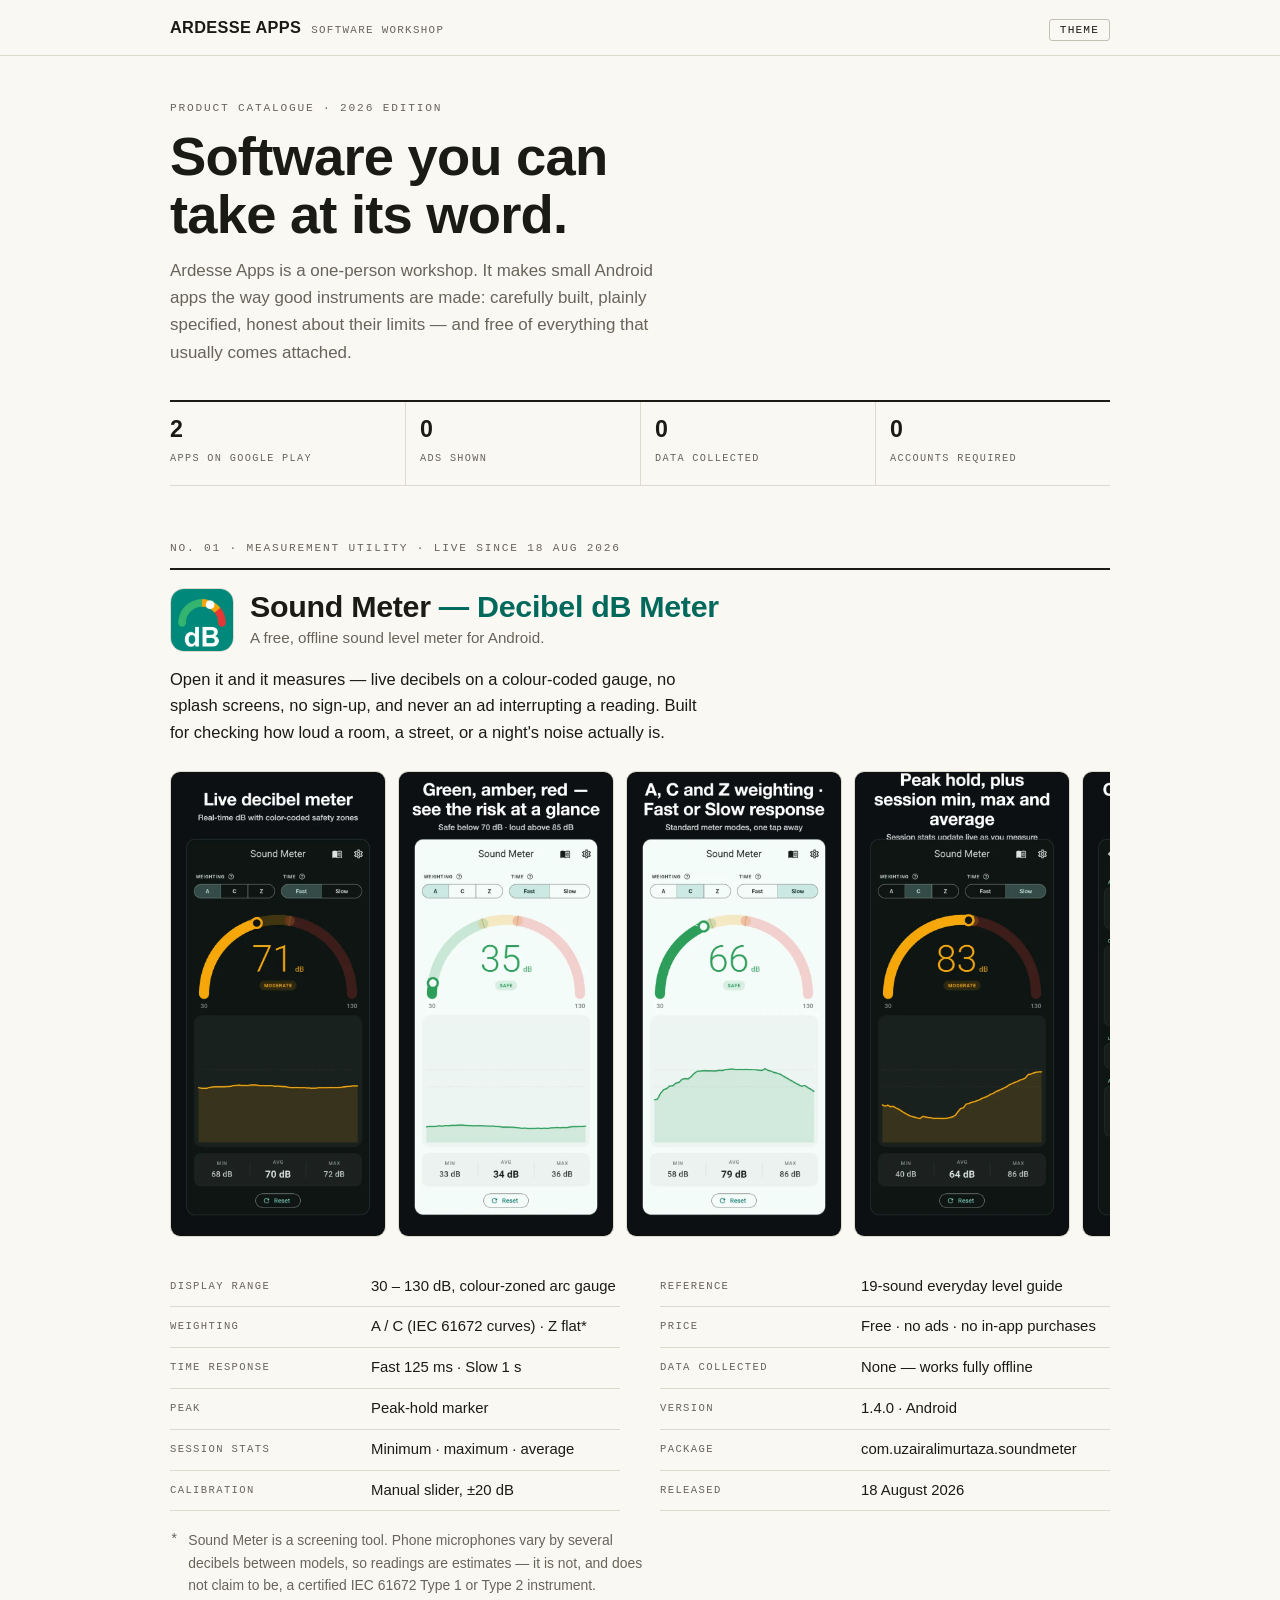
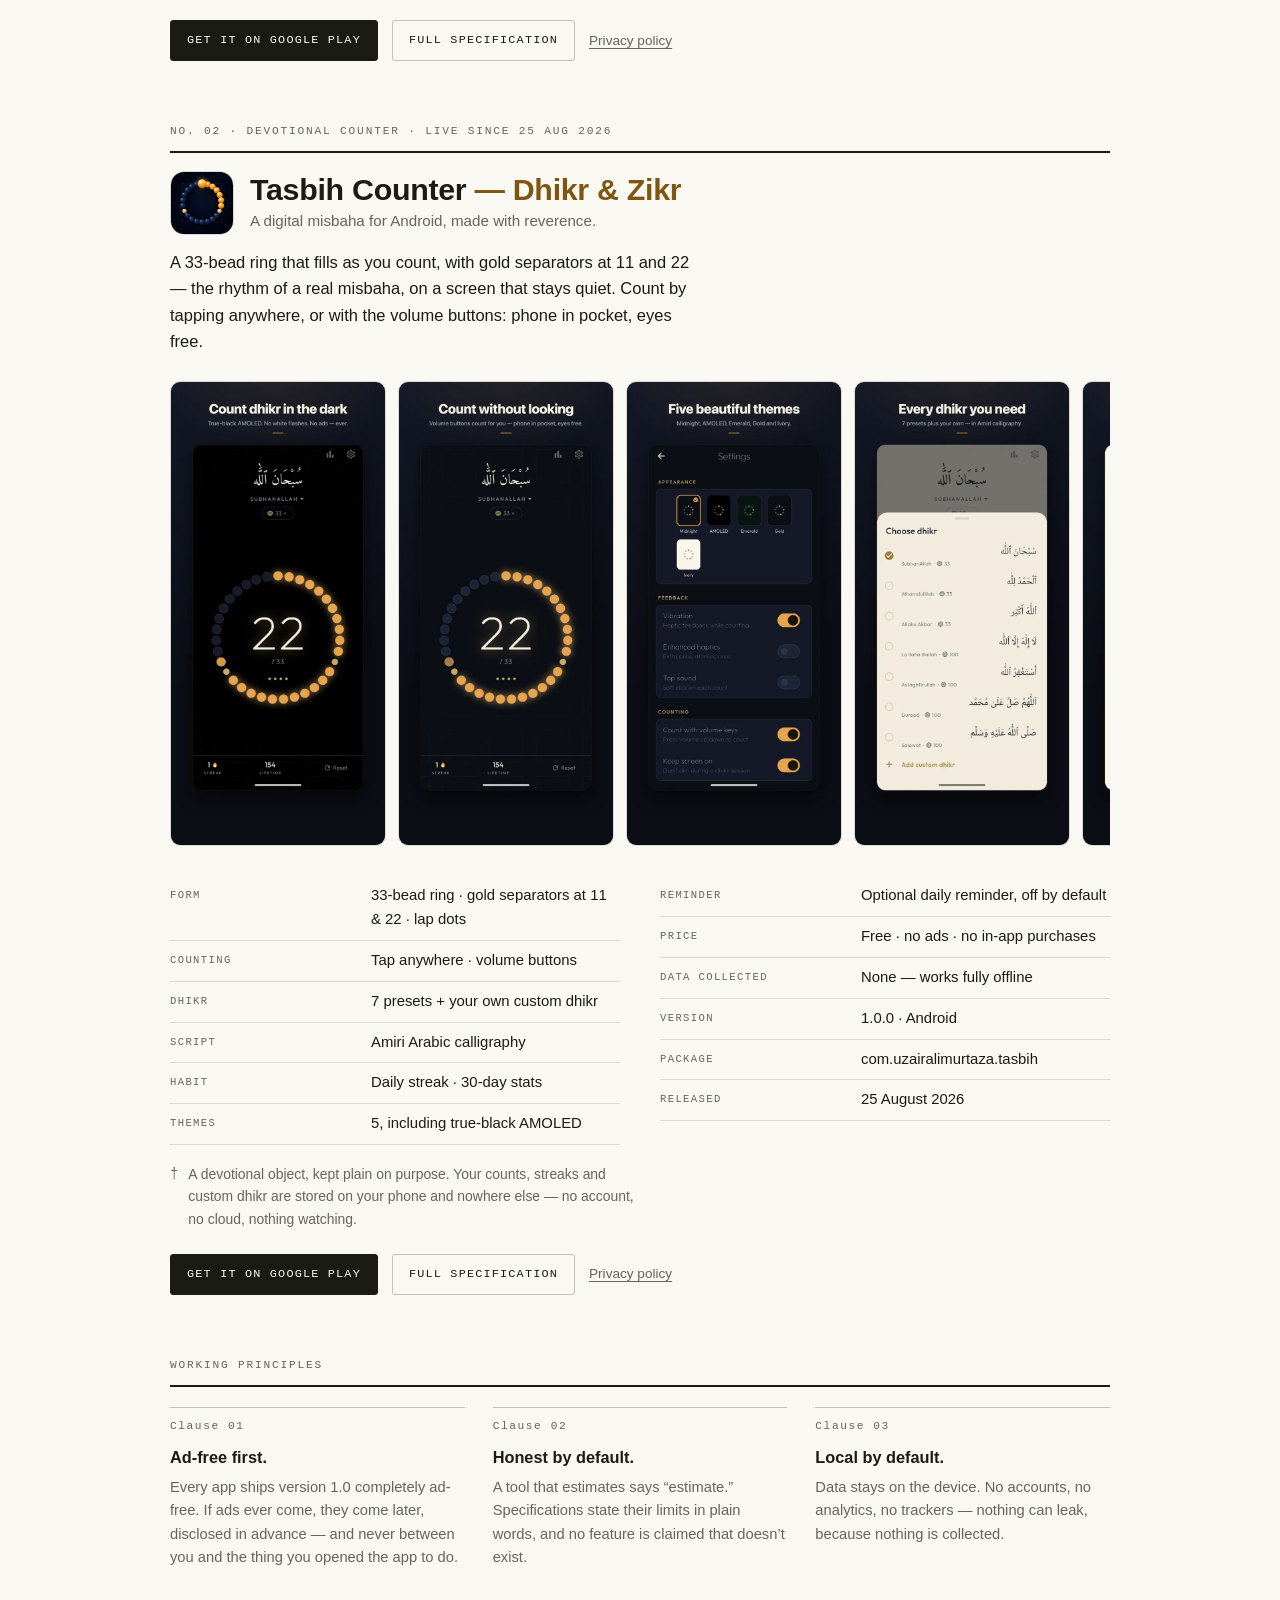
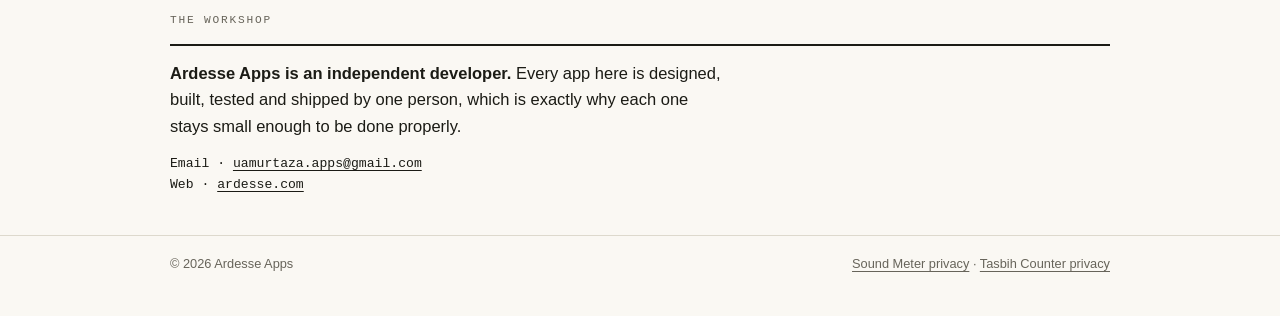
<file: index.html>
<!DOCTYPE html>
<html lang="en">
<head>
<meta charset="utf-8">
<meta name="viewport" content="width=device-width, initial-scale=1">
<title>Ardesse Apps — Honest Android Apps</title>
<meta name="description" content="Ardesse Apps is a one-person software workshop. Small, honest Android apps on Google Play: Sound Meter and Tasbih Counter. Free, offline, ad-free, no data collected.">
<link rel="canonical" href="https://uzairalimurtaza.github.io/">
<link rel="icon" href="https://uzairalimurtaza.github.io/favicon.ico" sizes="32x32">
<link rel="apple-touch-icon" href="https://uzairalimurtaza.github.io/apple-touch-icon.png">
<meta property="og:type" content="website">
<meta property="og:title" content="Ardesse Apps — Honest Android Apps">
<meta property="og:description" content="Small, honest Android apps from a one-person workshop. Free, offline, ad-free, no data collected.">
<meta property="og:url" content="https://uzairalimurtaza.github.io/">
<script type="application/ld+json">
{
  "@context": "https://schema.org",
  "@type": "Organization",
  "name": "Ardesse Apps",
  "url": "https://uzairalimurtaza.github.io/",
  "email": "uamurtaza.apps@gmail.com",
  "description": "A one-person software workshop making small, honest Android apps. Publisher of Sound Meter and Tasbih Counter on Google Play."
}
</script>
<script>
(function () {
  var saved = localStorage.getItem("theme");
  var system = window.matchMedia("(prefers-color-scheme: light)").matches ? "light" : "dark";
  document.documentElement.dataset.theme = saved || system;
})();
</script>
<link rel="stylesheet" href="styles.css">
</head>
<body>

<header class="mast">
  <div class="wrap">
    <a class="wordmark" href="/">Ardesse Apps<small>Software workshop</small></a>
    <div class="mast-right">
      <button class="theme-toggle" type="button" aria-label="Toggle light and dark theme">Theme</button>
    </div>
  </div>
</header>

<main>
  <section class="hero wrap">
    <p class="kicker">Product catalogue · 2026 edition</p>
    <h1>Software you can take at its word.</h1>
    <p class="lede">Ardesse Apps is a one-person workshop. It makes small Android apps the way good instruments are made:
    carefully built, plainly specified, honest about their limits — and free of everything
    that usually comes attached.</p>
    <div class="facts-strip" role="list" aria-label="Portfolio at a glance">
      <div role="listitem"><b>2</b><span>Apps on Google&nbsp;Play</span></div>
      <div role="listitem"><b>0</b><span>Ads shown</span></div>
      <div role="listitem"><b>0</b><span>Data collected</span></div>
      <div role="listitem"><b>0</b><span>Accounts required</span></div>
    </div>
  </section>

  <section class="app wrap" id="sound-meter" aria-labelledby="sm-title">
    <p class="kicker">No. 01 · Measurement utility · Live since 18 Aug 2026</p>
    <hr class="rule-strong">
    <div class="app-head">
      <img src="assets/sound-meter-icon.webp" alt="Sound Meter app icon" width="192" height="192">
      <div>
        <h2 id="sm-title">Sound Meter <span class="accent-sm">— Decibel dB Meter</span></h2>
        <p class="sub">A free, offline sound level meter for Android.</p>
      </div>
    </div>
    <p class="claim">Open it and it measures — live decibels on a colour-coded gauge, no
    splash screens, no sign-up, and never an ad interrupting a reading. Built for checking
    how loud a room, a street, or a night's noise actually is.</p>

    <div class="shots" role="group" aria-label="Sound Meter screenshots">
      <img src="assets/sm-01.webp" width="640" height="1387" alt="Sound Meter's live decibel gauge reading 71 dB, with colour-coded safety zones and a rolling level chart">
      <img src="assets/sm-02.webp" width="640" height="1387" alt="The gauge reading 35 dB in the green safe zone, shown in the light theme">
      <img src="assets/sm-03.webp" width="640" height="1387" loading="lazy" decoding="async" alt="A, C and Z weighting toggles and Fast/Slow response controls above a 66 dB reading">
      <img src="assets/sm-04.webp" width="640" height="1387" loading="lazy" decoding="async" alt="Peak-hold marker at 83 dB with live session minimum, average and maximum">
      <img src="assets/sm-05.webp" width="640" height="1387" loading="lazy" decoding="async" alt="Settings screen with the ±15 dB microphone calibration slider and theme options">
      <img src="assets/sm-06.webp" width="640" height="1387" loading="lazy" decoding="async" alt="Reference guide listing 19 everyday sounds and their typical levels, from breathing at 10 dB upward">
    </div>

    <div class="spec">
      <div class="spec-grid">
        <dl>
          <div class="row"><dt>Display range</dt><dd>30 – 130 dB, colour-zoned arc gauge</dd></div>
          <div class="row"><dt>Weighting</dt><dd>A / C (IEC&nbsp;61672 curves) · Z flat*</dd></div>
          <div class="row"><dt>Time response</dt><dd>Fast 125 ms · Slow 1 s</dd></div>
          <div class="row"><dt>Peak</dt><dd>Peak-hold marker</dd></div>
          <div class="row"><dt>Session stats</dt><dd>Minimum · maximum · average</dd></div>
          <div class="row"><dt>Calibration</dt><dd>Manual slider, ±20 dB</dd></div>
        </dl>
        <dl>
          <div class="row"><dt>Reference</dt><dd>19-sound everyday level guide</dd></div>
          <div class="row"><dt>Price</dt><dd>Free · no ads · no in-app purchases</dd></div>
          <div class="row"><dt>Data collected</dt><dd>None — works fully offline</dd></div>
          <div class="row"><dt>Version</dt><dd>1.4.0 · Android</dd></div>
          <div class="row"><dt>Package</dt><dd>com.uzairalimurtaza.soundmeter</dd></div>
          <div class="row"><dt>Released</dt><dd>18 August 2026</dd></div>
        </dl>
      </div>
      <p class="footnote"><span class="mark">*</span><span>Sound Meter is a screening tool.
      Phone microphones vary by several decibels between models, so readings are estimates —
      it is not, and does not claim to be, a certified IEC&nbsp;61672 Type&nbsp;1 or
      Type&nbsp;2 instrument.</span></p>
    </div>

    <div class="app-actions">
      <a class="btn btn-solid" href="https://play.google.com/store/apps/details?id=com.uzairalimurtaza.soundmeter">Get it on Google Play</a>
      <a class="btn btn-ghost" href="soundmeter/">Full specification</a>
      <a class="quiet" href="soundmeter-privacy/">Privacy policy</a>
    </div>
  </section>

  <section class="app wrap" id="tasbih" aria-labelledby="tb-title">
    <p class="kicker">No. 02 · Devotional counter · Live since 25 Aug 2026</p>
    <hr class="rule-strong">
    <div class="app-head">
      <img src="assets/tasbih-icon.webp" alt="Amber Tasbih app icon" width="192" height="192">
      <div>
        <h2 id="tb-title">Tasbih Counter <span class="accent-tb">— Dhikr &amp; Zikr</span></h2>
        <p class="sub">A digital misbaha for Android, made with reverence.</p>
      </div>
    </div>
    <p class="claim">A 33-bead ring that fills as you count, with gold separators at 11 and
    22 — the rhythm of a real misbaha, on a screen that stays quiet. Count by tapping
    anywhere, or with the volume buttons: phone in pocket, eyes free.</p>

    <div class="shots" role="group" aria-label="Tasbih Counter screenshots">
      <img src="assets/tb-01.webp" width="640" height="1387" loading="lazy" decoding="async" alt="Tasbih Counter's 33-bead ring at count 22 in the true-black AMOLED theme, with SubhanAllah in Arabic calligraphy above">
      <img src="assets/tb-02.webp" width="640" height="1387" loading="lazy" decoding="async" alt="Counter screen highlighting volume-button counting — count with the phone in your pocket">
      <img src="assets/tb-03.webp" width="640" height="1387" loading="lazy" decoding="async" alt="Settings screen with five theme cards: Midnight, AMOLED, Emerald, Gold and Ivory">
      <img src="assets/tb-04.webp" width="640" height="1387" loading="lazy" decoding="async" alt="Dhikr picker listing seven presets in Amiri Arabic calligraphy, with an add-custom-dhikr option">
      <img src="assets/tb-05.webp" width="640" height="1387" loading="lazy" decoding="async" alt="Stats screen showing streak, lifetime and today counts above a 30-day chart">
      <img src="assets/tb-06.webp" width="640" height="1387" loading="lazy" decoding="async" alt="The bead ring in the warm Ivory theme, with gold separators and lap dots">
    </div>

    <div class="spec">
      <div class="spec-grid">
        <dl>
          <div class="row"><dt>Form</dt><dd>33-bead ring · gold separators at 11 &amp; 22 · lap dots</dd></div>
          <div class="row"><dt>Counting</dt><dd>Tap anywhere · volume buttons</dd></div>
          <div class="row"><dt>Dhikr</dt><dd>7 presets + your own custom dhikr</dd></div>
          <div class="row"><dt>Script</dt><dd>Amiri Arabic calligraphy</dd></div>
          <div class="row"><dt>Habit</dt><dd>Daily streak · 30-day stats</dd></div>
          <div class="row"><dt>Themes</dt><dd>5, including true-black AMOLED</dd></div>
        </dl>
        <dl>
          <div class="row"><dt>Reminder</dt><dd>Optional daily reminder, off by default</dd></div>
          <div class="row"><dt>Price</dt><dd>Free · no ads · no in-app purchases</dd></div>
          <div class="row"><dt>Data collected</dt><dd>None — works fully offline</dd></div>
          <div class="row"><dt>Version</dt><dd>1.0.0 · Android</dd></div>
          <div class="row"><dt>Package</dt><dd>com.uzairalimurtaza.tasbih</dd></div>
          <div class="row"><dt>Released</dt><dd>25 August 2026</dd></div>
        </dl>
      </div>
      <p class="footnote"><span class="mark">†</span><span>A devotional object, kept plain on
      purpose. Your counts, streaks and custom dhikr are stored on your phone and nowhere
      else — no account, no cloud, nothing watching.</span></p>
    </div>

    <div class="app-actions">
      <a class="btn btn-solid" href="https://play.google.com/store/apps/details?id=com.uzairalimurtaza.tasbih">Get it on Google Play</a>
      <a class="btn btn-ghost" href="tasbih/">Full specification</a>
      <a class="quiet" href="tasbih-privacy/">Privacy policy</a>
    </div>
  </section>

  <section class="app wrap" id="principles" aria-labelledby="pr-title">
    <p class="kicker">Working principles</p>
    <hr class="rule-strong">
    <h2 id="pr-title" class="visually-hidden" style="position:absolute;width:1px;height:1px;overflow:hidden;clip:rect(0 0 0 0)">Working principles</h2>
    <div class="clauses">
      <div class="clause">
        <span class="num">Clause 01</span>
        <h3>Ad-free first.</h3>
        <p>Every app ships version 1.0 completely ad-free. If ads ever come, they come
        later, disclosed in advance — and never between you and the thing you opened
        the app to do.</p>
      </div>
      <div class="clause">
        <span class="num">Clause 02</span>
        <h3>Honest by default.</h3>
        <p>A tool that estimates says “estimate.” Specifications state their limits in
        plain words, and no feature is claimed that doesn’t exist.</p>
      </div>
      <div class="clause">
        <span class="num">Clause 03</span>
        <h3>Local by default.</h3>
        <p>Data stays on the device. No accounts, no analytics, no trackers — nothing
        can leak, because nothing is collected.</p>
      </div>
    </div>
  </section>

  <section class="app wrap maker" id="contact" aria-labelledby="mk-title">
    <p class="kicker">The workshop</p>
    <hr class="rule-strong">
    <h2 id="mk-title" style="position:absolute;width:1px;height:1px;overflow:hidden;clip:rect(0 0 0 0)">About and contact</h2>
    <p><strong>Ardesse Apps is an independent developer.</strong>
    Every app here is designed, built, tested and shipped by one person, which is exactly
    why each one stays small enough to be done properly.</p>
    <p class="contact-line">Email · <a href="mailto:uamurtaza.apps@gmail.com">uamurtaza.apps@gmail.com</a><br>
    Web · <a href="https://ardesse.com/">ardesse.com</a></p>
  </section>
</main>

<footer class="site">
  <div class="wrap">
    <span>© 2026 Ardesse Apps</span>
    <span>
      <a href="soundmeter-privacy/">Sound Meter privacy</a> ·
      <a href="tasbih-privacy/">Tasbih Counter privacy</a>
    </span>
  </div>
</footer>

<script>
(function () {
  var btn = document.querySelector(".theme-toggle");
  btn.addEventListener("click", function () {
    var next = document.documentElement.dataset.theme === "light" ? "dark" : "light";
    document.documentElement.dataset.theme = next;
    localStorage.setItem("theme", next);
  });
})();
</script>
</body>
</html>
</file>
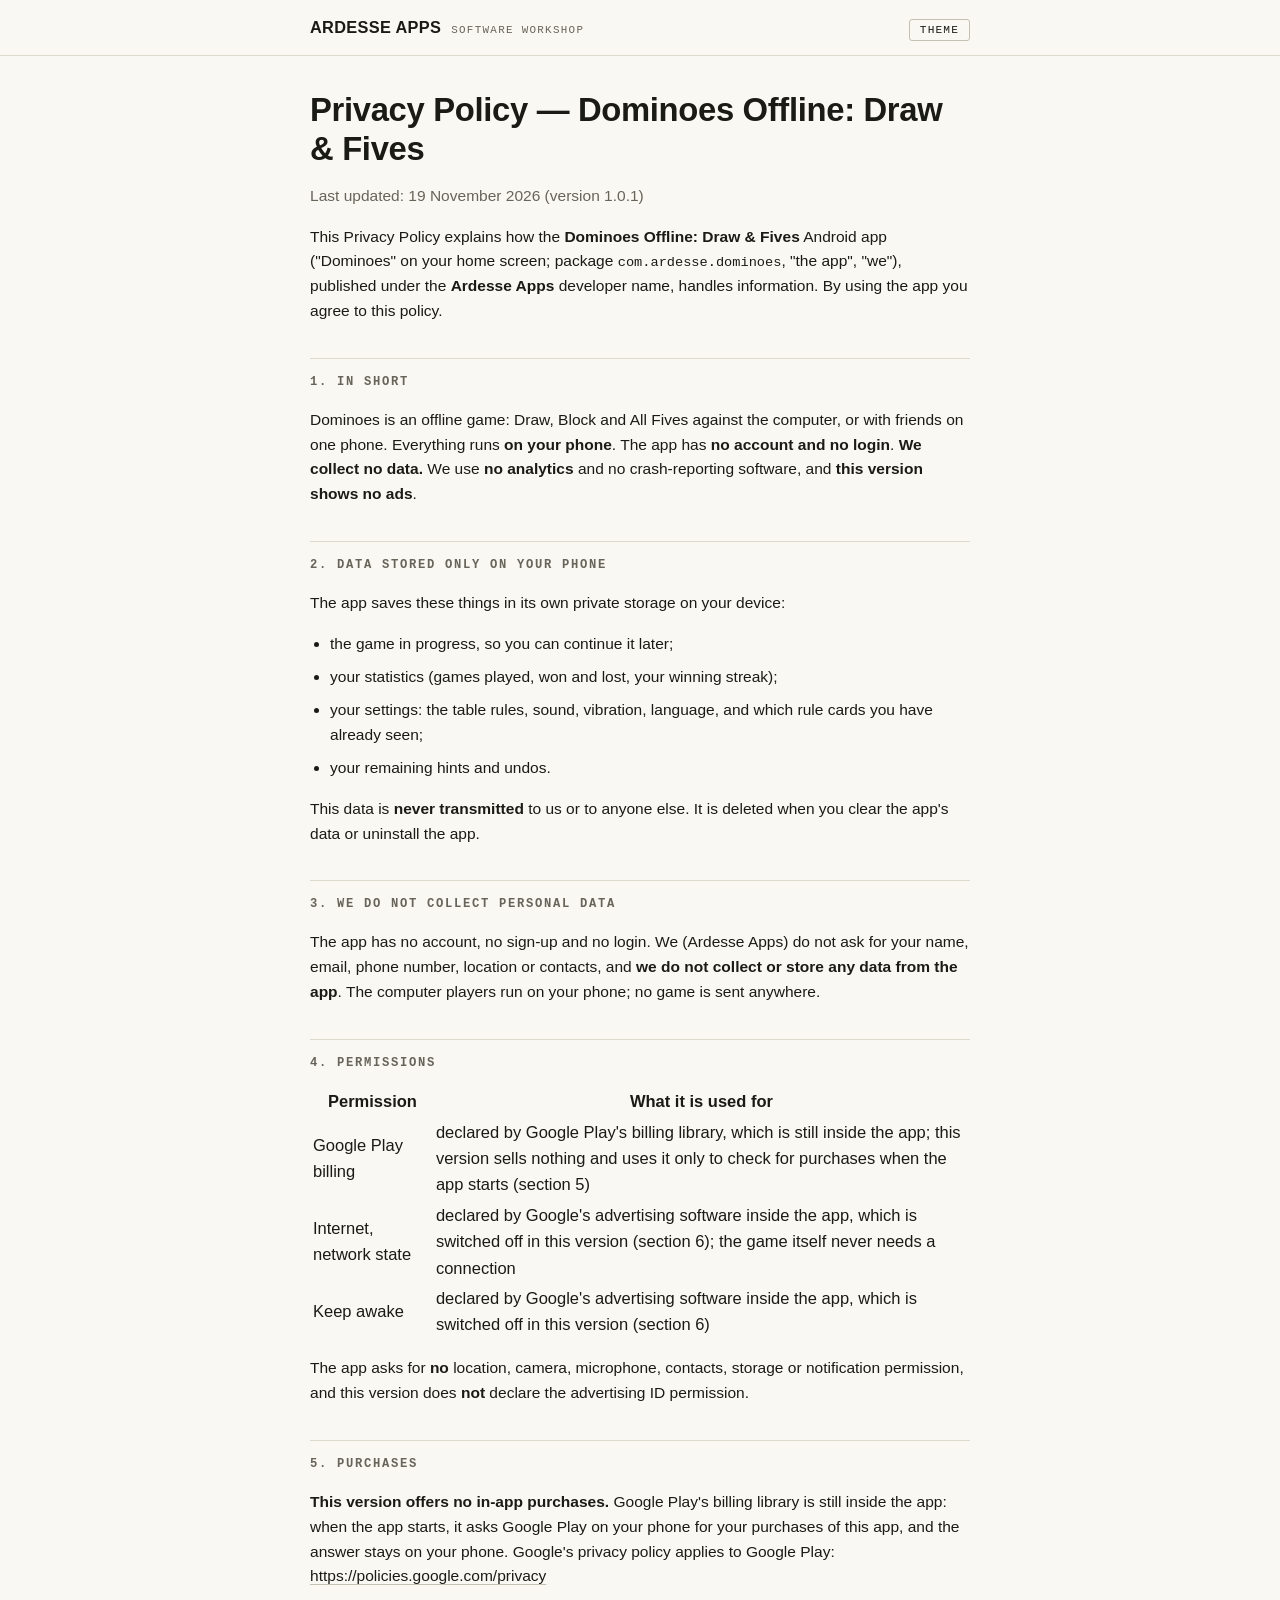
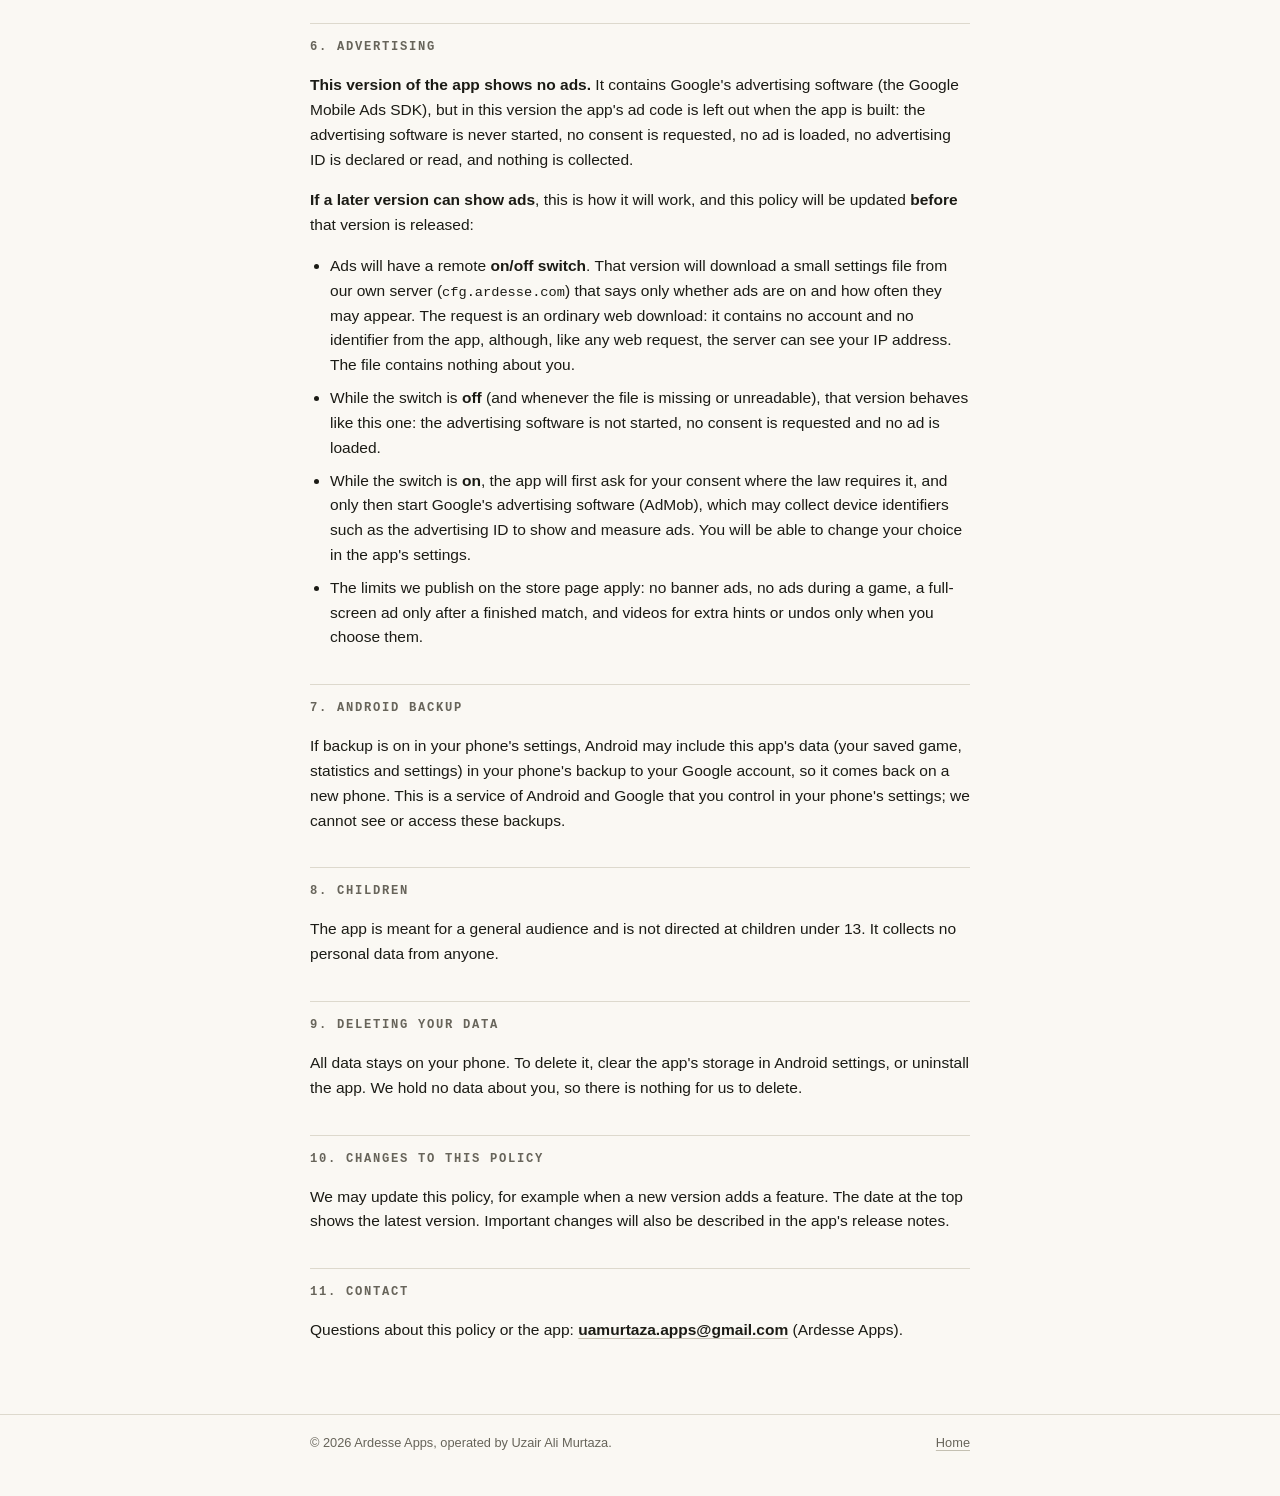
<file: dominoes-privacy/index.html>
<!DOCTYPE html>
<html lang="en">
<head>
<meta charset="utf-8">
<meta name="viewport" content="width=device-width, initial-scale=1">
<title>Dominoes — Privacy Policy</title>
<meta name="description" content="Privacy policy for the Dominoes Offline Android app by Ardesse Apps: no account, your games stay on your phone, nothing sent to us, no analytics, no ads in this version.">
<link rel="canonical" href="https://uzairalimurtaza.github.io/dominoes-privacy/">
<link rel="icon" href="https://uzairalimurtaza.github.io/favicon.ico" sizes="32x32">
<link rel="apple-touch-icon" href="https://uzairalimurtaza.github.io/apple-touch-icon.png">
<script>
(function () {
  var saved = localStorage.getItem("theme");
  var system = window.matchMedia("(prefers-color-scheme: light)").matches ? "light" : "dark";
  document.documentElement.dataset.theme = saved || system;
})();
</script>
<link rel="stylesheet" href="../styles.css">
</head>
<body>
<header class="mast">
  <div class="doc">
    <a class="wordmark" href="../">Ardesse Apps<small>Software workshop</small></a>
    <div class="mast-right">
      <button class="theme-toggle" type="button" aria-label="Toggle light and dark theme">Theme</button>
    </div>
  </div>
</header>
<main class="doc">
<h1>Privacy Policy — Dominoes Offline: Draw &amp; Fives</h1>
<p class="muted">Last updated: 19 November 2026 (version 1.0.1)</p>

<p>This Privacy Policy explains how the <strong>Dominoes Offline: Draw &amp; Fives</strong> Android app ("Dominoes" on your home screen; package <code>com.ardesse.dominoes</code>, "the app", "we"), published under the <strong>Ardesse Apps</strong> developer name, handles information. By using the app you agree to this policy.</p>

<h2>1. In short</h2>

<p>Dominoes is an offline game: Draw, Block and All Fives against the computer, or with friends on one phone. Everything runs <strong>on your phone</strong>. The app has <strong>no account and no login</strong>. <strong>We collect no data.</strong> We use <strong>no analytics</strong> and no crash-reporting software, and <strong>this version shows no ads</strong>.</p>

<h2>2. Data stored only on your phone</h2>

<p>The app saves these things in its own private storage on your device:</p>

<ul>
<li>the game in progress, so you can continue it later;</li>
<li>your statistics (games played, won and lost, your winning streak);</li>
<li>your settings: the table rules, sound, vibration, language, and which rule cards you have already seen;</li>
<li>your remaining hints and undos.</li>
</ul>

<p>This data is <strong>never transmitted</strong> to us or to anyone else. It is deleted when you clear the app's data or uninstall the app.</p>

<h2>3. We do not collect personal data</h2>

<p>The app has no account, no sign-up and no login. We (Ardesse Apps) do not ask for your name, email, phone number, location or contacts, and <strong>we do not collect or store any data from the app</strong>. The computer players run on your phone; no game is sent anywhere.</p>

<h2>4. Permissions</h2>

<table>
<thead><tr><th>Permission</th><th>What it is used for</th></tr></thead>
<tbody>
<tr><td>Google Play billing</td><td>declared by Google Play's billing library, which is still inside the app; this version sells nothing and uses it only to check for purchases when the app starts (section 5)</td></tr>
<tr><td>Internet, network state</td><td>declared by Google's advertising software inside the app, which is switched off in this version (section 6); the game itself never needs a connection</td></tr>
<tr><td>Keep awake</td><td>declared by Google's advertising software inside the app, which is switched off in this version (section 6)</td></tr>
</tbody>
</table>

<p>The app asks for <strong>no</strong> location, camera, microphone, contacts, storage or notification permission, and this version does <strong>not</strong> declare the advertising ID permission.</p>

<h2>5. Purchases</h2>

<p><strong>This version offers no in-app purchases.</strong> Google Play's billing library is still inside the app: when the app starts, it asks Google Play on your phone for your purchases of this app, and the answer stays on your phone. Google's privacy policy applies to Google Play: <a href="https://policies.google.com/privacy">https://policies.google.com/privacy</a></p>

<h2>6. Advertising</h2>

<p><strong>This version of the app shows no ads.</strong> It contains Google's advertising software (the Google Mobile Ads SDK), but in this version the app's ad code is left out when the app is built: the advertising software is never started, no consent is requested, no ad is loaded, no advertising ID is declared or read, and nothing is collected.</p>

<p><strong>If a later version can show ads</strong>, this is how it will work, and this policy will be updated <strong>before</strong> that version is released:</p>

<ul>
<li>Ads will have a remote <strong>on/off switch</strong>. That version will download a small settings file from our own server (<code>cfg.ardesse.com</code>) that says only whether ads are on and how often they may appear. The request is an ordinary web download: it contains no account and no identifier from the app, although, like any web request, the server can see your IP address. The file contains nothing about you.</li>
<li>While the switch is <strong>off</strong> (and whenever the file is missing or unreadable), that version behaves like this one: the advertising software is not started, no consent is requested and no ad is loaded.</li>
<li>While the switch is <strong>on</strong>, the app will first ask for your consent where the law requires it, and only then start Google's advertising software (AdMob), which may collect device identifiers such as the advertising ID to show and measure ads. You will be able to change your choice in the app's settings.</li>
<li>The limits we publish on the store page apply: no banner ads, no ads during a game, a full-screen ad only after a finished match, and videos for extra hints or undos only when you choose them.</li>
</ul>

<h2>7. Android backup</h2>

<p>If backup is on in your phone's settings, Android may include this app's data (your saved game, statistics and settings) in your phone's backup to your Google account, so it comes back on a new phone. This is a service of Android and Google that you control in your phone's settings; we cannot see or access these backups.</p>

<h2>8. Children</h2>

<p>The app is meant for a general audience and is not directed at children under 13. It collects no personal data from anyone.</p>

<h2>9. Deleting your data</h2>

<p>All data stays on your phone. To delete it, clear the app's storage in Android settings, or uninstall the app. We hold no data about you, so there is nothing for us to delete.</p>

<h2>10. Changes to this policy</h2>

<p>We may update this policy, for example when a new version adds a feature. The date at the top shows the latest version. Important changes will also be described in the app's release notes.</p>

<h2>11. Contact</h2>

<p>Questions about this policy or the app: <strong><a href="mailto:uamurtaza.apps@gmail.com">uamurtaza.apps@gmail.com</a></strong> (Ardesse Apps).</p>
</main>
<footer class="site">
  <div class="doc">
    <span>&#169; 2026 Ardesse Apps, operated by Uzair Ali Murtaza.</span>
    <a href="../">Home</a>
  </div>
</footer>
<script>
(function () {
  var btn = document.querySelector(".theme-toggle");
  btn.addEventListener("click", function () {
    var next = document.documentElement.dataset.theme === "light" ? "dark" : "light";
    document.documentElement.dataset.theme = next;
    localStorage.setItem("theme", next);
  });
})();
</script>
</body>
</html>
</file>
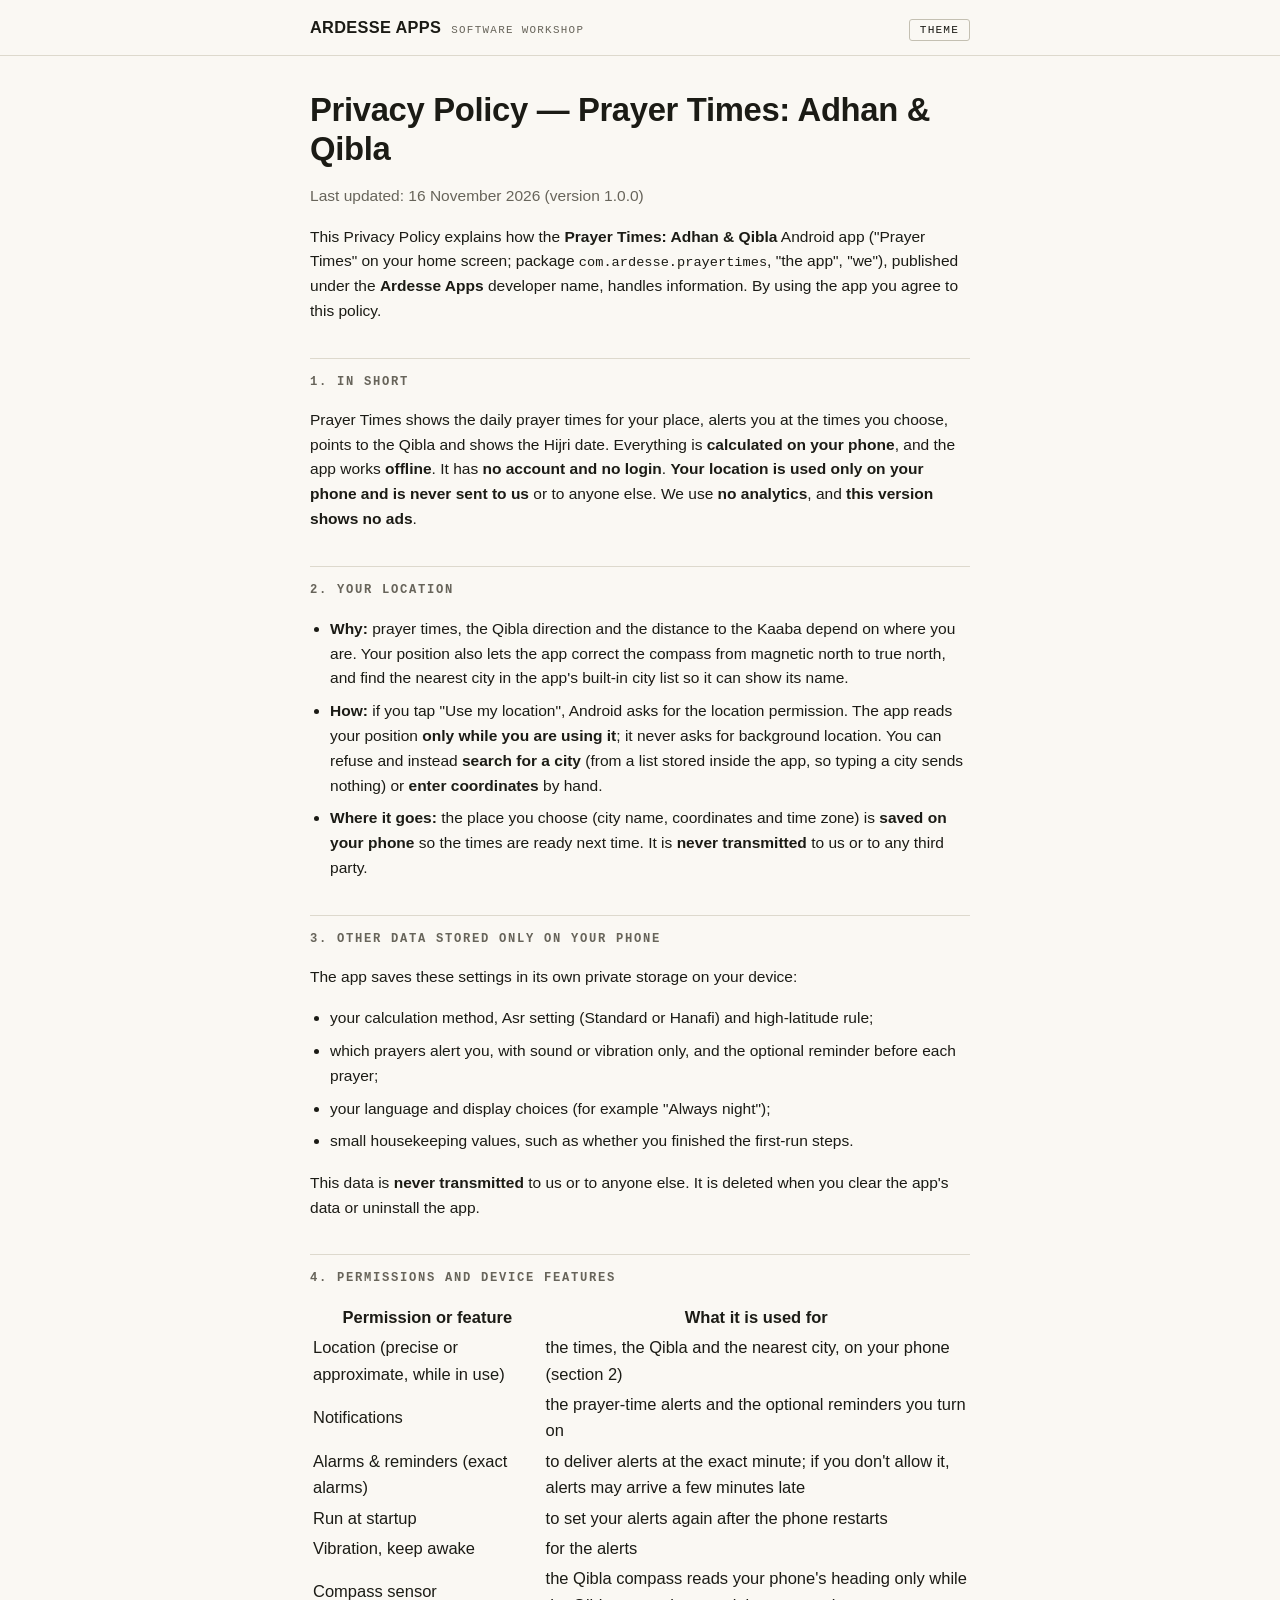
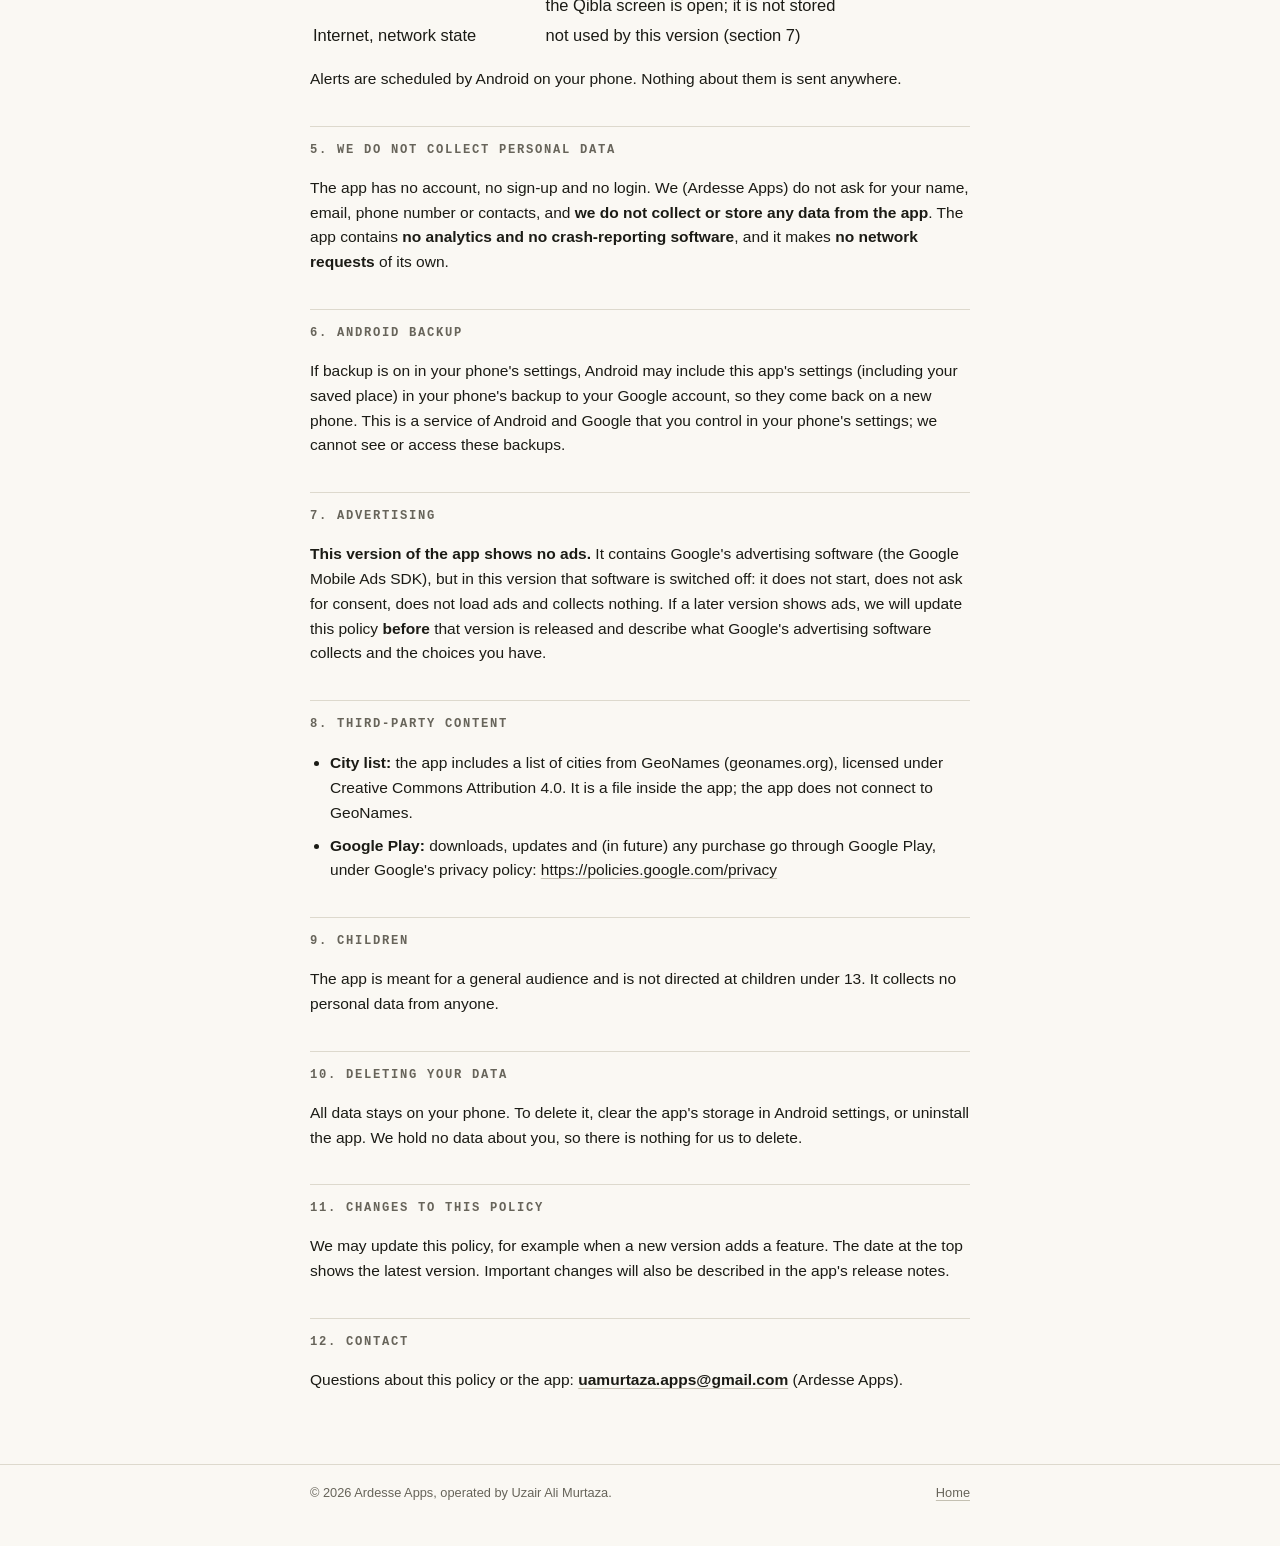
<file: prayer-times-privacy/index.html>
<!DOCTYPE html>
<html lang="en">
<head>
<meta charset="utf-8">
<meta name="viewport" content="width=device-width, initial-scale=1">
<title>Prayer Times — Privacy Policy</title>
<meta name="description" content="Privacy policy for the Prayer Times: Adhan &amp; Qibla Android app by Ardesse Apps: no account, location used only on your phone, no analytics, no ads in this version.">
<link rel="canonical" href="https://uzairalimurtaza.github.io/prayer-times-privacy/">
<link rel="icon" href="https://uzairalimurtaza.github.io/favicon.ico" sizes="32x32">
<link rel="apple-touch-icon" href="https://uzairalimurtaza.github.io/apple-touch-icon.png">
<script>
(function () {
  var saved = localStorage.getItem("theme");
  var system = window.matchMedia("(prefers-color-scheme: light)").matches ? "light" : "dark";
  document.documentElement.dataset.theme = saved || system;
})();
</script>
<link rel="stylesheet" href="../styles.css">
</head>
<body>
<header class="mast">
  <div class="doc">
    <a class="wordmark" href="../">Ardesse Apps<small>Software workshop</small></a>
    <div class="mast-right">
      <button class="theme-toggle" type="button" aria-label="Toggle light and dark theme">Theme</button>
    </div>
  </div>
</header>
<main class="doc">
<h1>Privacy Policy — Prayer Times: Adhan &amp; Qibla</h1>
<p class="muted">Last updated: 16 November 2026 (version 1.0.0)</p>

<p>This Privacy Policy explains how the <strong>Prayer Times: Adhan &amp; Qibla</strong> Android app ("Prayer Times" on your home screen; package <code>com.ardesse.prayertimes</code>, "the app", "we"), published under the <strong>Ardesse Apps</strong> developer name, handles information. By using the app you agree to this policy.</p>

<h2>1. In short</h2>

<p>Prayer Times shows the daily prayer times for your place, alerts you at the times you choose, points to the Qibla and shows the Hijri date. Everything is <strong>calculated on your phone</strong>, and the app works <strong>offline</strong>. It has <strong>no account and no login</strong>. <strong>Your location is used only on your phone and is never sent to us</strong> or to anyone else. We use <strong>no analytics</strong>, and <strong>this version shows no ads</strong>.</p>

<h2>2. Your location</h2>

<ul>
<li><strong>Why:</strong> prayer times, the Qibla direction and the distance to the Kaaba depend on where you are. Your position also lets the app correct the compass from magnetic north to true north, and find the nearest city in the app's built-in city list so it can show its name.</li>
<li><strong>How:</strong> if you tap "Use my location", Android asks for the location permission. The app reads your position <strong>only while you are using it</strong>; it never asks for background location. You can refuse and instead <strong>search for a city</strong> (from a list stored inside the app, so typing a city sends nothing) or <strong>enter coordinates</strong> by hand.</li>
<li><strong>Where it goes:</strong> the place you choose (city name, coordinates and time zone) is <strong>saved on your phone</strong> so the times are ready next time. It is <strong>never transmitted</strong> to us or to any third party.</li>
</ul>

<h2>3. Other data stored only on your phone</h2>

<p>The app saves these settings in its own private storage on your device:</p>

<ul>
<li>your calculation method, Asr setting (Standard or Hanafi) and high-latitude rule;</li>
<li>which prayers alert you, with sound or vibration only, and the optional reminder before each prayer;</li>
<li>your language and display choices (for example "Always night");</li>
<li>small housekeeping values, such as whether you finished the first-run steps.</li>
</ul>

<p>This data is <strong>never transmitted</strong> to us or to anyone else. It is deleted when you clear the app's data or uninstall the app.</p>

<h2>4. Permissions and device features</h2>

<table>
<thead><tr><th>Permission or feature</th><th>What it is used for</th></tr></thead>
<tbody>
<tr><td>Location (precise or approximate, while in use)</td><td>the times, the Qibla and the nearest city, on your phone (section 2)</td></tr>
<tr><td>Notifications</td><td>the prayer-time alerts and the optional reminders you turn on</td></tr>
<tr><td>Alarms &amp; reminders (exact alarms)</td><td>to deliver alerts at the exact minute; if you don't allow it, alerts may arrive a few minutes late</td></tr>
<tr><td>Run at startup</td><td>to set your alerts again after the phone restarts</td></tr>
<tr><td>Vibration, keep awake</td><td>for the alerts</td></tr>
<tr><td>Compass sensor</td><td>the Qibla compass reads your phone's heading only while the Qibla screen is open; it is not stored</td></tr>
<tr><td>Internet, network state</td><td>not used by this version (section 7)</td></tr>
</tbody>
</table>

<p>Alerts are scheduled by Android on your phone. Nothing about them is sent anywhere.</p>

<h2>5. We do not collect personal data</h2>

<p>The app has no account, no sign-up and no login. We (Ardesse Apps) do not ask for your name, email, phone number or contacts, and <strong>we do not collect or store any data from the app</strong>. The app contains <strong>no analytics and no crash-reporting software</strong>, and it makes <strong>no network requests</strong> of its own.</p>

<h2>6. Android backup</h2>

<p>If backup is on in your phone's settings, Android may include this app's settings (including your saved place) in your phone's backup to your Google account, so they come back on a new phone. This is a service of Android and Google that you control in your phone's settings; we cannot see or access these backups.</p>

<h2>7. Advertising</h2>

<p><strong>This version of the app shows no ads.</strong> It contains Google's advertising software (the Google Mobile Ads SDK), but in this version that software is switched off: it does not start, does not ask for consent, does not load ads and collects nothing. If a later version shows ads, we will update this policy <strong>before</strong> that version is released and describe what Google's advertising software collects and the choices you have.</p>

<h2>8. Third-party content</h2>

<ul>
<li><strong>City list:</strong> the app includes a list of cities from GeoNames (geonames.org), licensed under Creative Commons Attribution 4.0. It is a file inside the app; the app does not connect to GeoNames.</li>
<li><strong>Google Play:</strong> downloads, updates and (in future) any purchase go through Google Play, under Google's privacy policy: <a href="https://policies.google.com/privacy">https://policies.google.com/privacy</a></li>
</ul>

<h2>9. Children</h2>

<p>The app is meant for a general audience and is not directed at children under 13. It collects no personal data from anyone.</p>

<h2>10. Deleting your data</h2>

<p>All data stays on your phone. To delete it, clear the app's storage in Android settings, or uninstall the app. We hold no data about you, so there is nothing for us to delete.</p>

<h2>11. Changes to this policy</h2>

<p>We may update this policy, for example when a new version adds a feature. The date at the top shows the latest version. Important changes will also be described in the app's release notes.</p>

<h2>12. Contact</h2>

<p>Questions about this policy or the app: <strong><a href="mailto:uamurtaza.apps@gmail.com">uamurtaza.apps@gmail.com</a></strong> (Ardesse Apps).</p>
</main>
<footer class="site">
  <div class="doc">
    <span>&#169; 2026 Ardesse Apps, operated by Uzair Ali Murtaza.</span>
    <a href="../">Home</a>
  </div>
</footer>
<script>
(function () {
  var btn = document.querySelector(".theme-toggle");
  btn.addEventListener("click", function () {
    var next = document.documentElement.dataset.theme === "light" ? "dark" : "light";
    document.documentElement.dataset.theme = next;
    localStorage.setItem("theme", next);
  });
})();
</script>
</body>
</html>
</file>
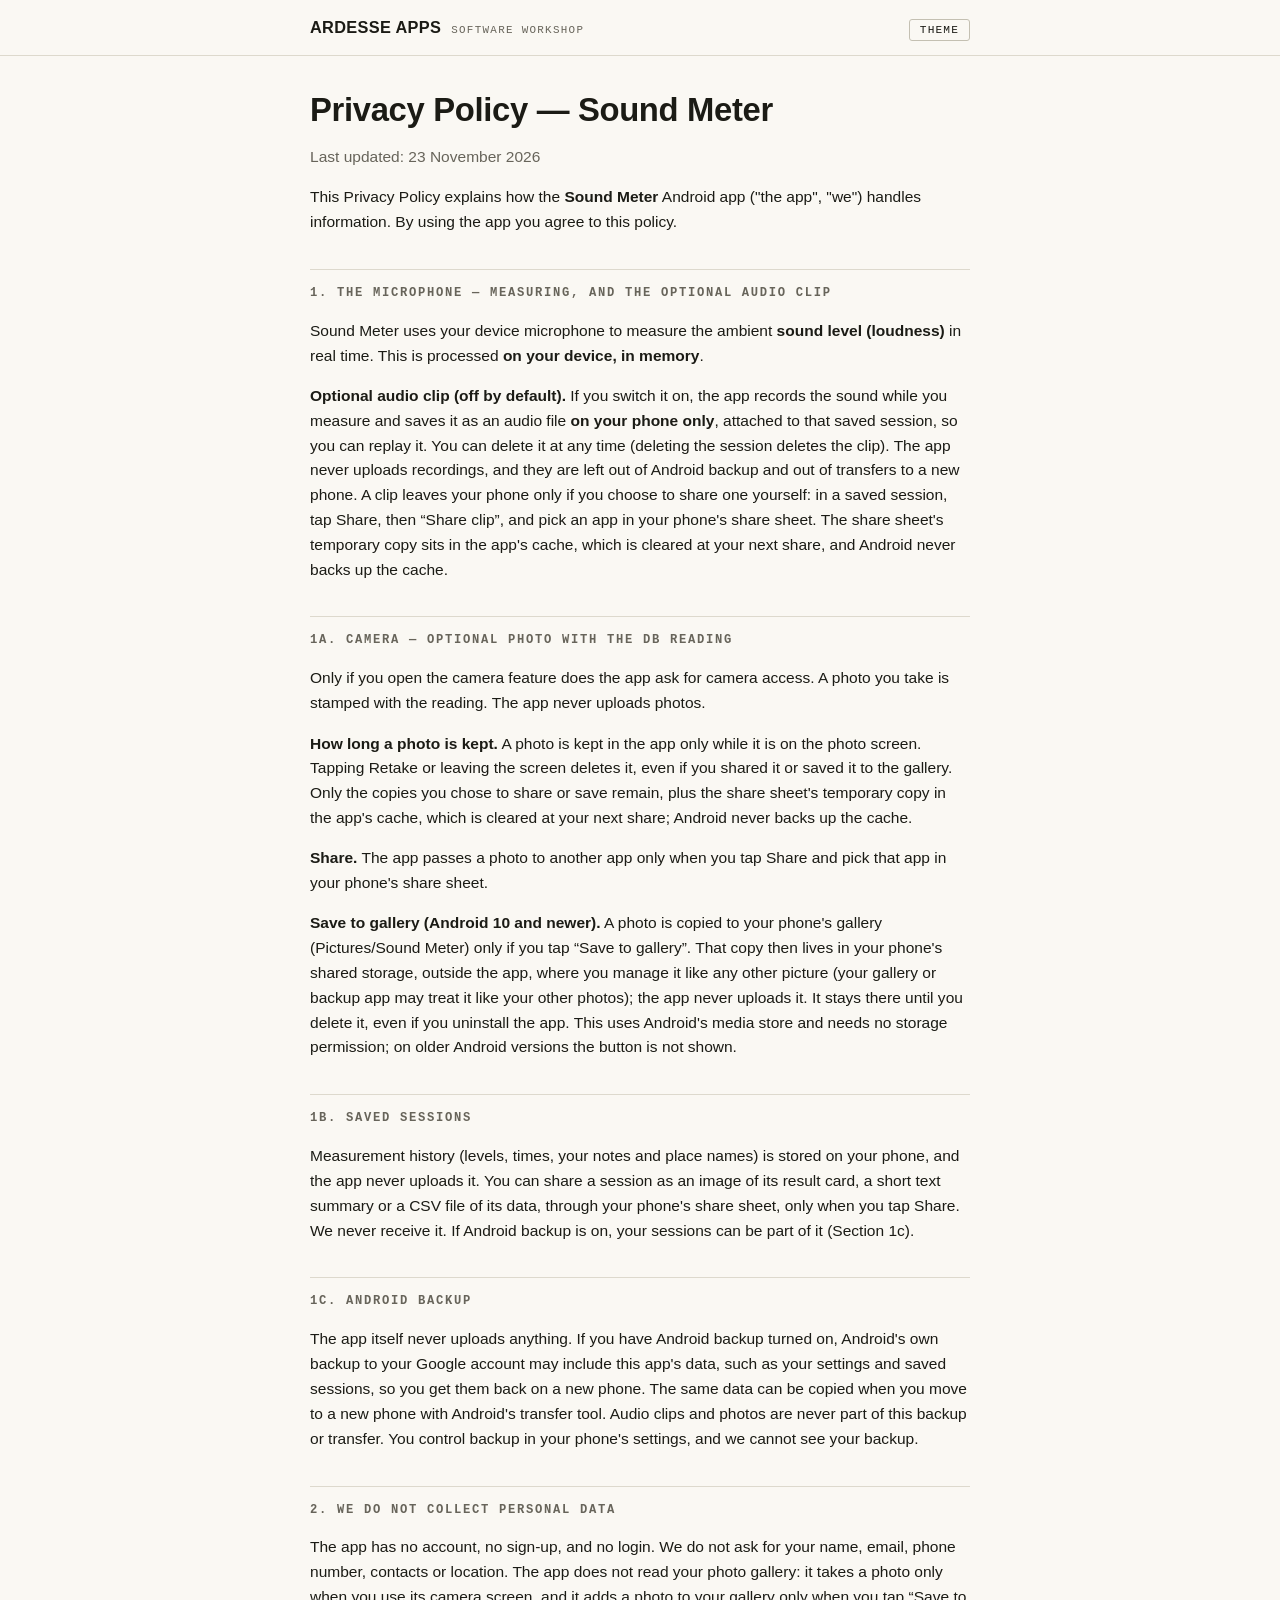
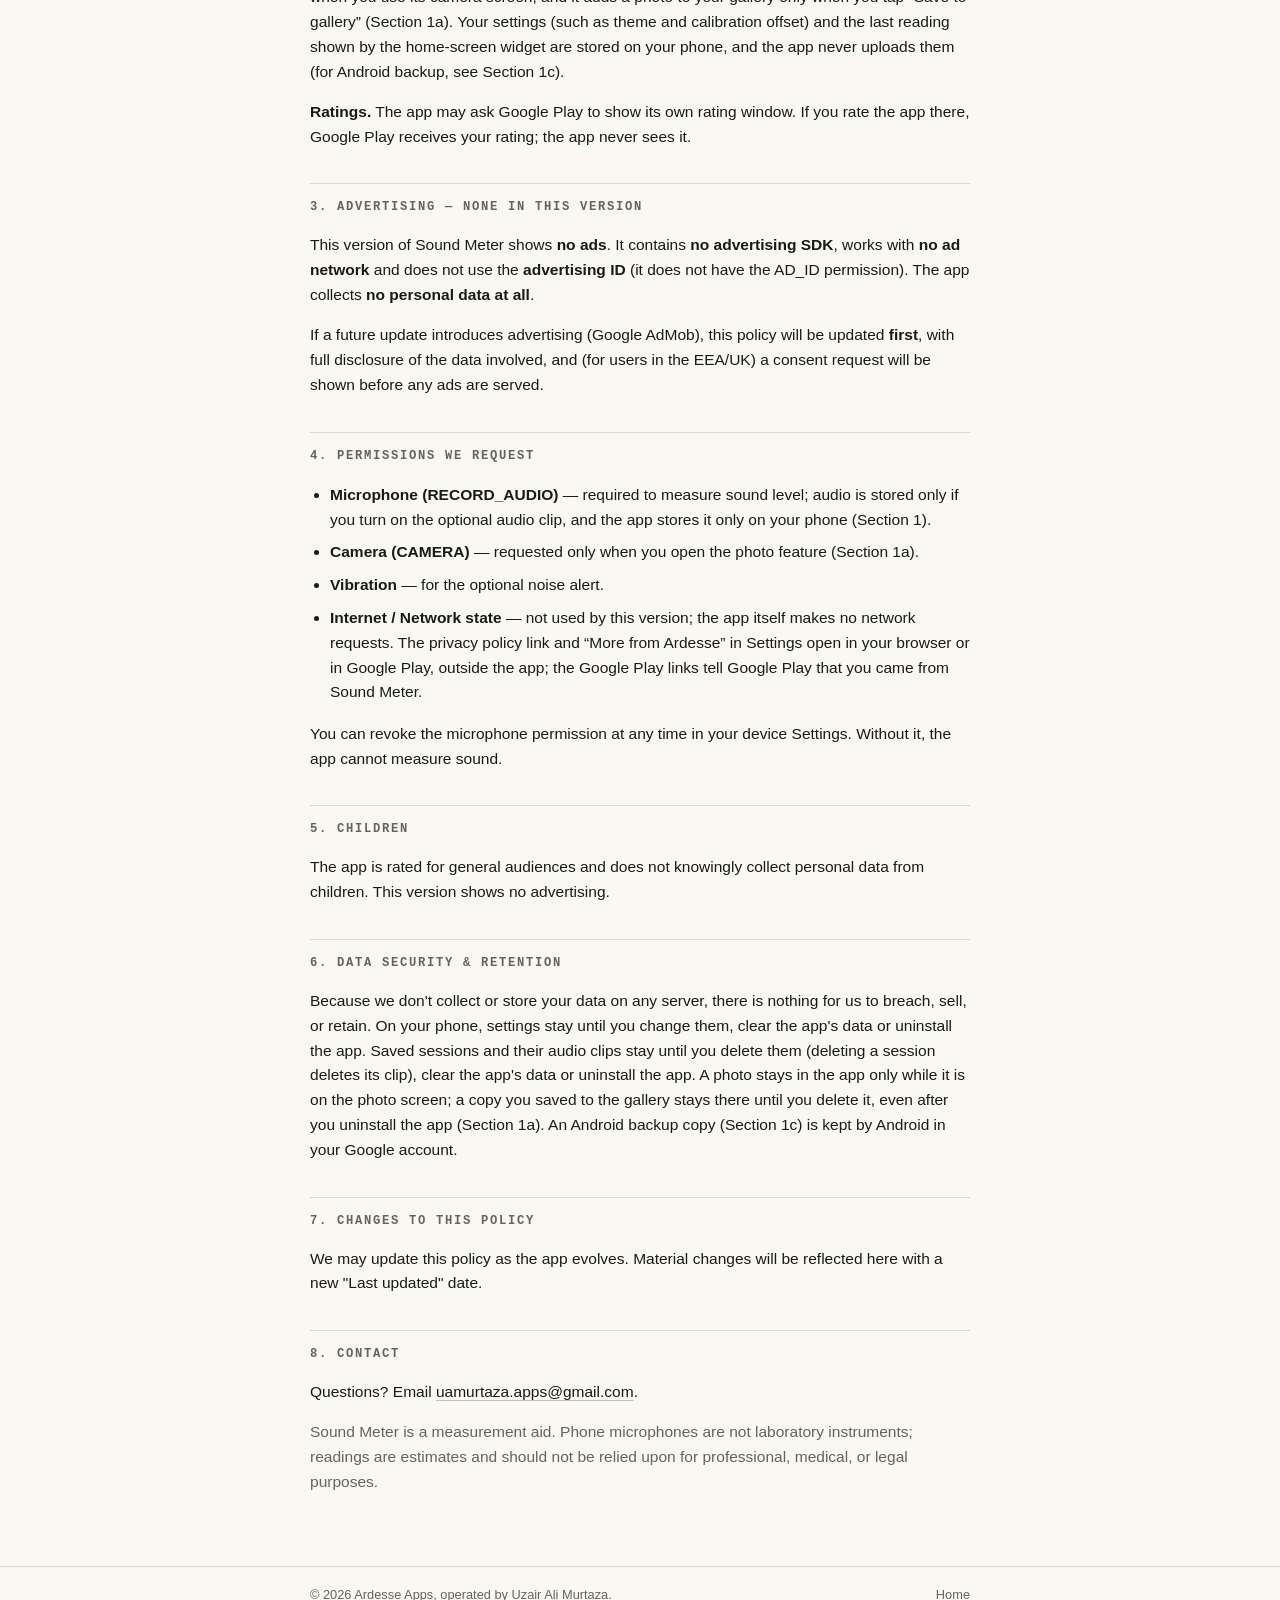
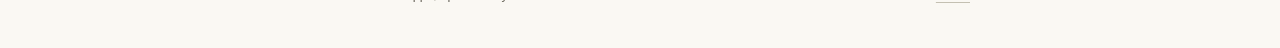
<file: soundmeter-privacy/index.html>
<!-- Source: apps/04-sound-meter/PRIVACY_POLICY.html — resync on updates -->
<!DOCTYPE html>
<html lang="en">
<head>
<meta charset="utf-8">
<meta name="viewport" content="width=device-width, initial-scale=1">
<title>Sound Meter — Privacy Policy</title>
<meta name="description" content="Privacy policy for the Sound Meter Android app. No ads, no data collection. Sound is measured on your device; the optional audio clip is off by default, stays on your phone and is never uploaded.">
<link rel="canonical" href="https://uzairalimurtaza.github.io/soundmeter-privacy/">
<link rel="icon" href="https://uzairalimurtaza.github.io/favicon.ico" sizes="32x32">
<link rel="apple-touch-icon" href="https://uzairalimurtaza.github.io/apple-touch-icon.png">
<script>
(function () {
  var saved = localStorage.getItem("theme");
  var system = window.matchMedia("(prefers-color-scheme: light)").matches ? "light" : "dark";
  document.documentElement.dataset.theme = saved || system;
})();
</script>
<link rel="stylesheet" href="../styles.css">
</head>
<body>
<header class="mast">
  <div class="doc">
    <a class="wordmark" href="../">Ardesse Apps<small>Software workshop</small></a>
    <div class="mast-right">
      <button class="theme-toggle" type="button" aria-label="Toggle light and dark theme">Theme</button>
    </div>
  </div>
</header>
<main class="doc">
<h1>Privacy Policy — Sound Meter</h1>
<p class="muted">Last updated: 23 November 2026</p>

<p>This Privacy Policy explains how the <strong>Sound Meter</strong> Android app
("the app", "we") handles information. By using the app you agree to this policy.</p>

<h2>1. The microphone &mdash; measuring, and the optional audio clip</h2>
<p>Sound Meter uses your device microphone to measure the ambient <strong>sound level (loudness)</strong>
in real time. This is processed <strong>on your device, in memory</strong>.</p>
<p><strong>Optional audio clip (off by default).</strong> If you switch it on, the app records the sound
while you measure and saves it as an audio file <strong>on your phone only</strong>, attached to that
saved session, so you can replay it. You can delete it at any time (deleting the session deletes the clip).
The app never uploads recordings, and they are left out of Android backup and out of transfers to a new
phone. A clip leaves your phone only if you choose to share one yourself: in a saved session, tap Share, then
&ldquo;Share clip&rdquo;, and pick an app in your phone's share sheet. The share sheet's temporary copy sits in the
app's cache, which is cleared at your next share, and Android never backs up the cache.</p>

<h2>1a. Camera &mdash; optional photo with the dB reading</h2>
<p>Only if you open the camera feature does the app ask for camera access. A photo you take is stamped with
the reading. The app never uploads photos.</p>
<p><strong>How long a photo is kept.</strong> A photo is kept in the app only while it is on the photo
screen. Tapping Retake or leaving the screen deletes it, even if you shared it or saved it to the gallery.
Only the copies you chose to share or save remain, plus the share sheet's temporary copy in the app's
cache, which is cleared at your next share; Android never backs up the cache.</p>
<p><strong>Share.</strong> The app passes a photo to another app only when you tap Share and pick that app
in your phone's share sheet.</p>
<p><strong>Save to gallery (Android 10 and newer).</strong> A photo is copied to your phone's gallery
(Pictures/Sound Meter) only if you tap &ldquo;Save to gallery&rdquo;. That copy then lives in your phone's
shared storage, outside the app, where you manage it like any other picture (your gallery or backup app
may treat it like your other photos); the app never uploads it. It stays there until you delete it, even if
you uninstall the app. This uses Android's media store and needs no storage permission; on older Android
versions the button is not shown.</p>

<h2>1b. Saved sessions</h2>
<p>Measurement history (levels, times, your notes and place names) is stored on your phone, and the app
never uploads it. You can share a session as an image of its result card, a short text summary or a CSV
file of its data, through your phone's share sheet, only when you tap Share. We never receive it. If Android backup is on, your sessions can be part of it (Section 1c).</p>

<h2>1c. Android backup</h2>
<p>The app itself never uploads anything. If you have Android backup turned on, Android's own backup to
your Google account may include this app's data, such as your settings and saved sessions, so you get them
back on a new phone. The same data can be copied when you move to a new phone with Android's transfer
tool. Audio clips and photos are never part of this backup or transfer. You control backup in your
phone's settings, and we cannot see your backup.</p>

<h2>2. We do not collect personal data</h2>
<p>The app has no account, no sign-up, and no login. We do not ask for your name, email,
phone number, contacts or location. The app does not read your photo gallery: it takes a photo only when you
use its camera screen, and it adds a photo to your gallery only when you tap &ldquo;Save to gallery&rdquo;
(Section 1a). Your settings (such as theme and calibration
offset) and the last reading shown by the home-screen widget are stored on your phone, and the app never
uploads them (for Android backup, see Section 1c).</p>
<p><strong>Ratings.</strong> The app may ask Google Play to show its own rating window. If you rate the app
there, Google Play receives your rating; the app never sees it.</p>

<h2>3. Advertising &mdash; none in this version</h2>
<p>This version of Sound Meter shows <strong>no ads</strong>. It contains <strong>no advertising
SDK</strong>, works with <strong>no ad network</strong> and does not use the <strong>advertising
ID</strong> (it does not have the AD_ID permission). The app collects <strong>no personal data at
all</strong>.</p>
<p>If a future update introduces advertising (Google AdMob), this policy will be updated
<strong>first</strong>, with full disclosure of the data involved, and (for users in the
EEA/UK) a consent request will be shown before any ads are served.</p>

<h2>4. Permissions we request</h2>
<ul>
  <li><strong>Microphone (RECORD_AUDIO)</strong> &mdash; required to measure sound level; audio is stored only if you turn on the optional audio clip, and the app stores it only on your phone (Section 1).</li>
  <li><strong>Camera (CAMERA)</strong> &mdash; requested only when you open the photo feature (Section 1a).</li>
  <li><strong>Vibration</strong> &mdash; for the optional noise alert.</li>
  <li><strong>Internet / Network state</strong> &mdash; not used by this version; the app itself
      makes no network requests. The privacy policy link and &ldquo;More from Ardesse&rdquo; in
      Settings open in your browser or in Google Play, outside the app; the Google Play links tell
      Google Play that you came from Sound Meter.</li>
</ul>
<p>You can revoke the microphone permission at any time in your device Settings. Without it,
the app cannot measure sound.</p>

<h2>5. Children</h2>
<p>The app is rated for general audiences and does not knowingly collect personal data from
children. This version shows no advertising.</p>

<h2>6. Data security &amp; retention</h2>
<p>Because we don't collect or store your data on any server, there is nothing for us to
breach, sell, or retain. On your phone, settings stay until you change them, clear the app's data or
uninstall the app. Saved sessions and their audio clips stay until you delete them (deleting a session
deletes its clip), clear the app's data or uninstall the app. A photo stays in the app only while it is on
the photo screen; a copy you saved to the gallery stays there until you delete it, even after you uninstall
the app (Section 1a). An Android backup
copy (Section 1c) is kept by Android in your Google account.</p>

<h2>7. Changes to this policy</h2>
<p>We may update this policy as the app evolves. Material changes will be reflected here with
a new "Last updated" date.</p>

<h2>8. Contact</h2>
<p>Questions? Email <a href="mailto:uamurtaza.apps@gmail.com">uamurtaza.apps@gmail.com</a>.</p>

<p class="muted">Sound Meter is a measurement aid. Phone microphones are not laboratory
instruments; readings are estimates and should not be relied upon for professional, medical,
or legal purposes.</p>
</main>
<footer class="site">
  <div class="doc">
    <span>&#169; 2026 Ardesse Apps, operated by Uzair Ali Murtaza.</span>
    <a href="../">Home</a>
  </div>
</footer>
<script>
(function () {
  var btn = document.querySelector(".theme-toggle");
  btn.addEventListener("click", function () {
    var next = document.documentElement.dataset.theme === "light" ? "dark" : "light";
    document.documentElement.dataset.theme = next;
    localStorage.setItem("theme", next);
  });
})();
</script>
</body>
</html>
</file>
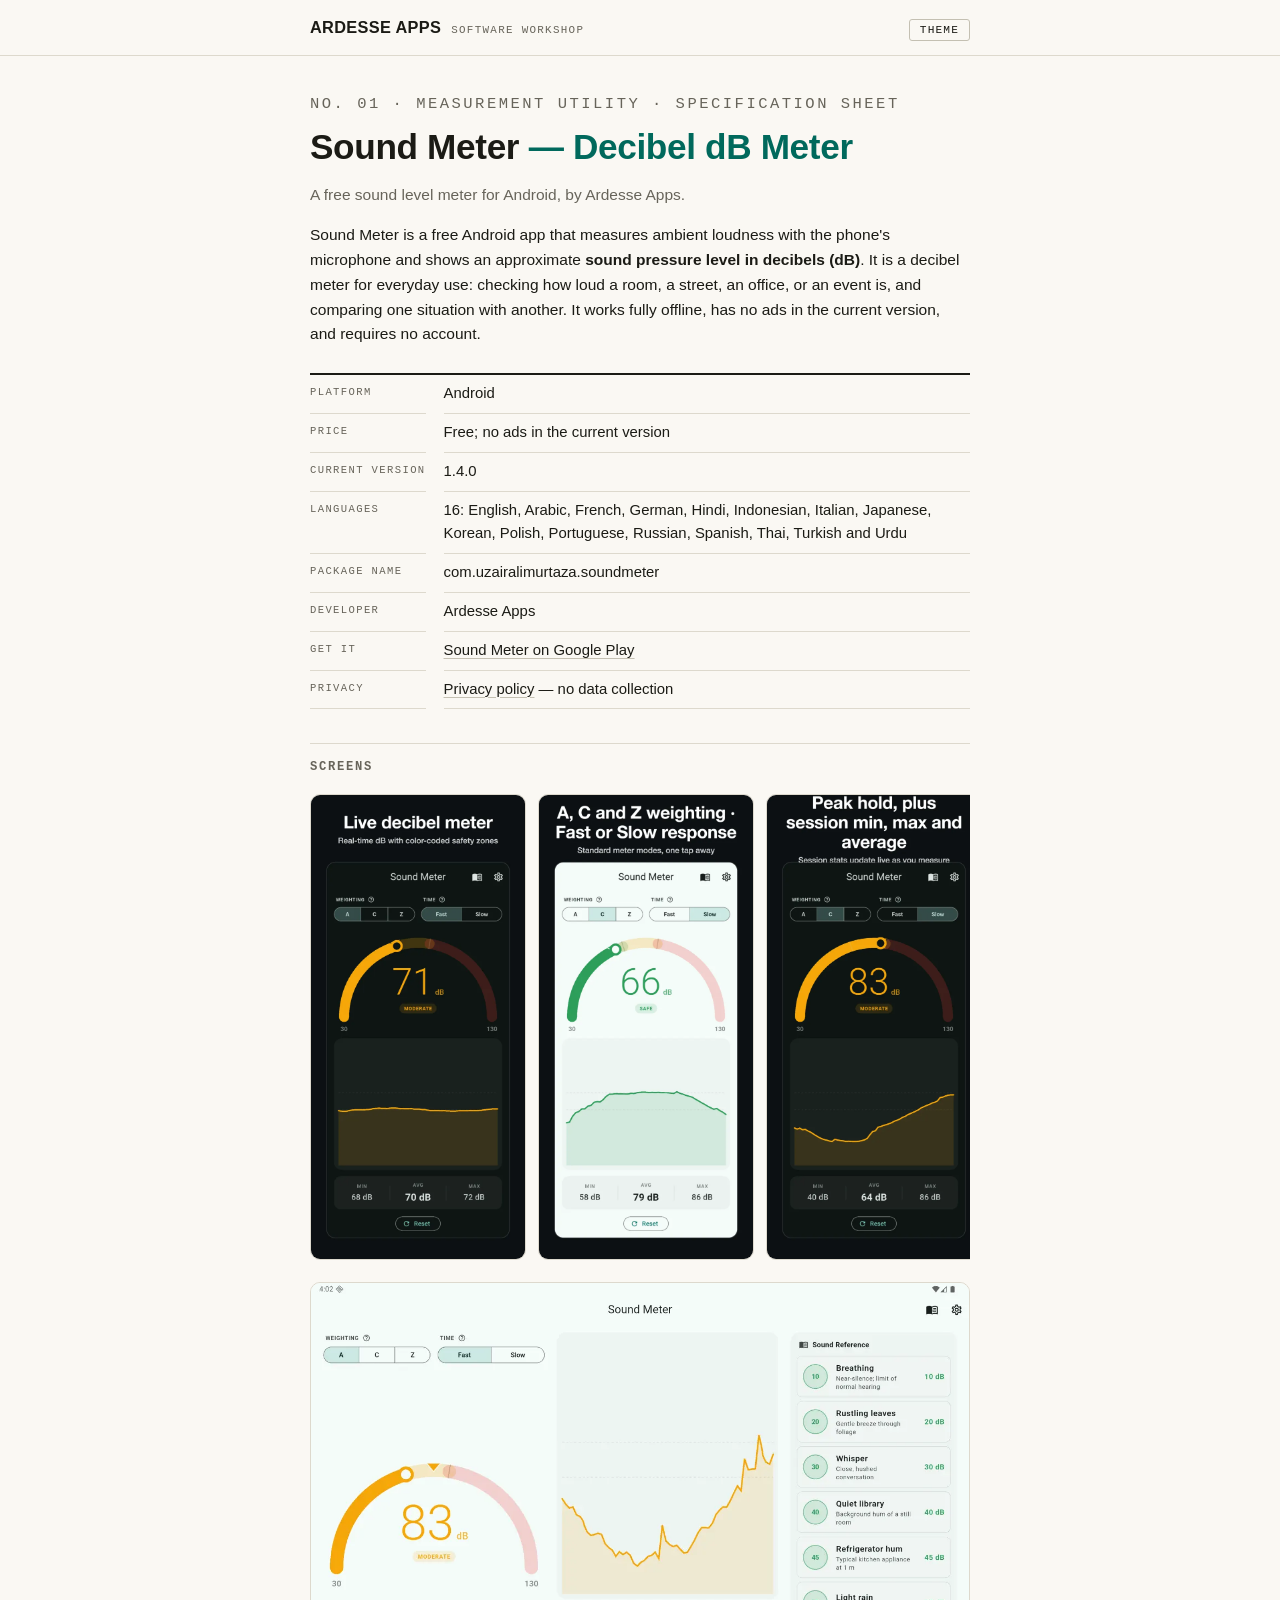
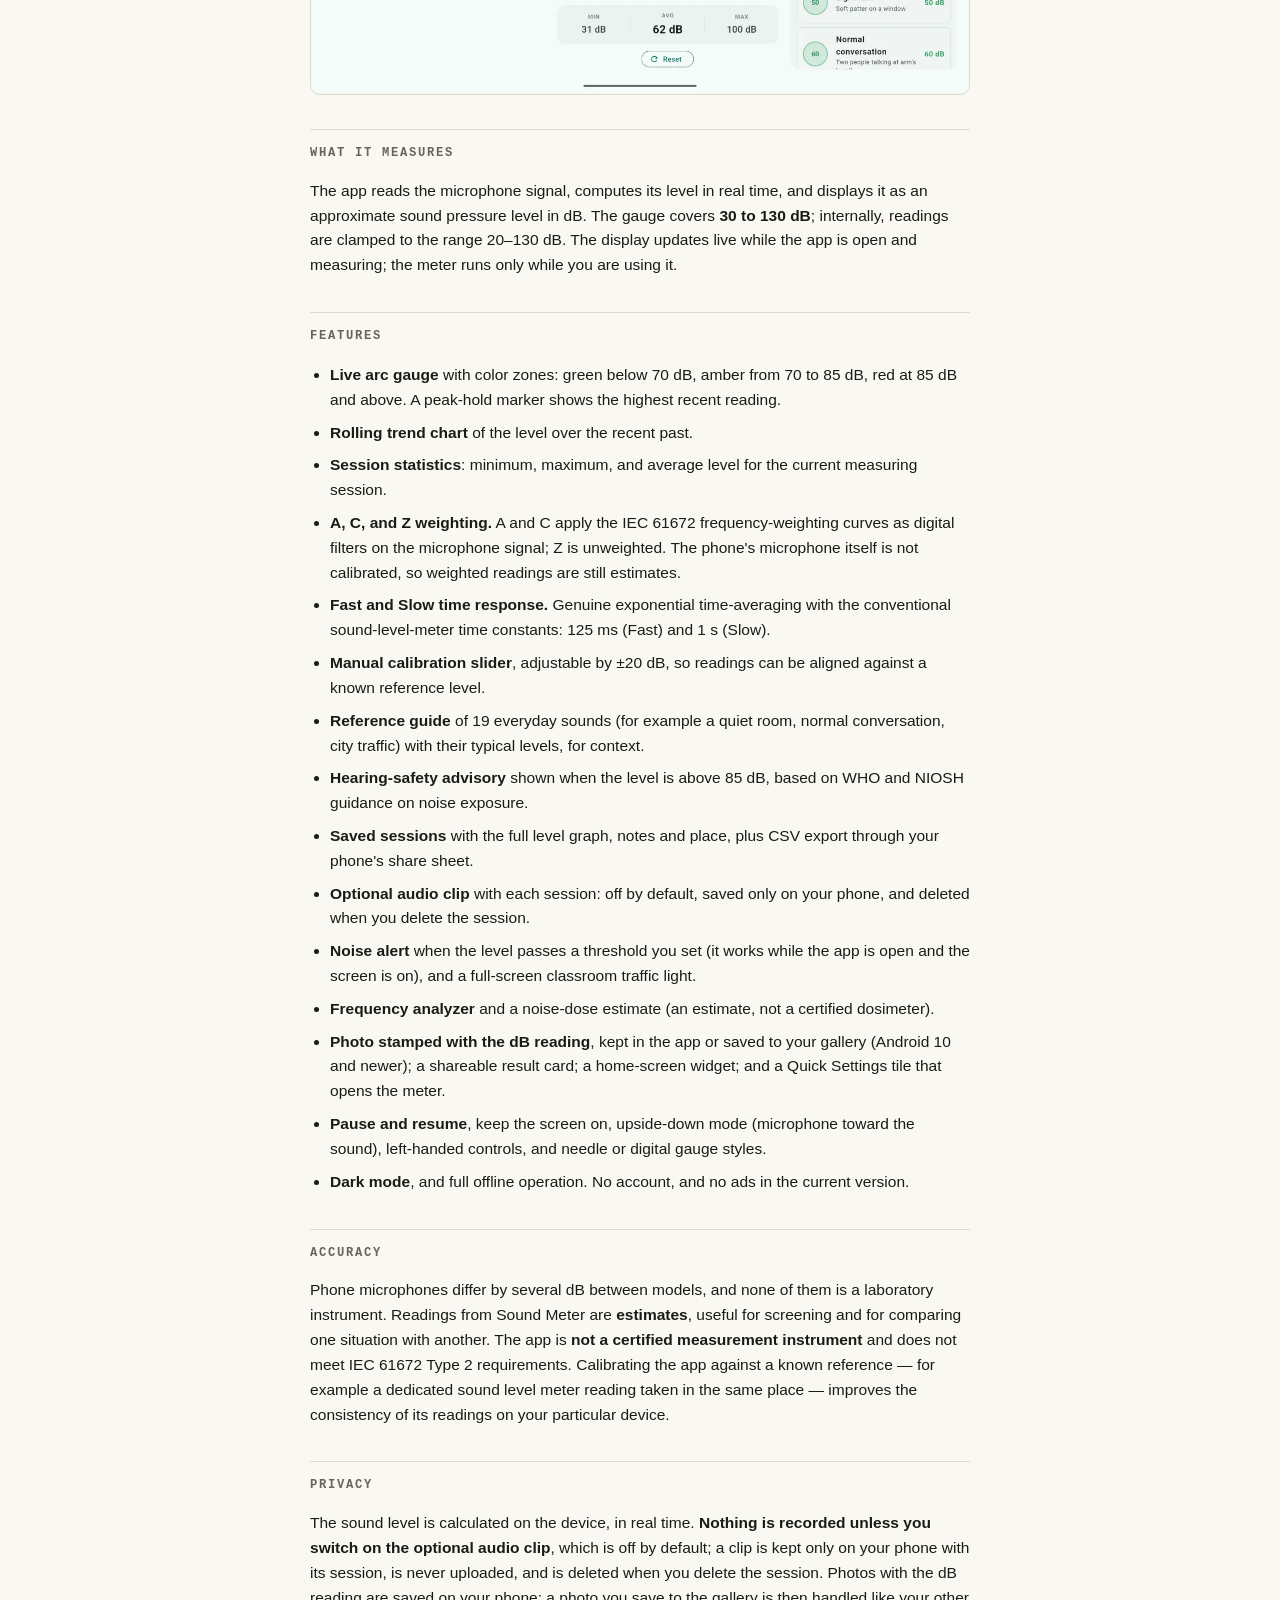
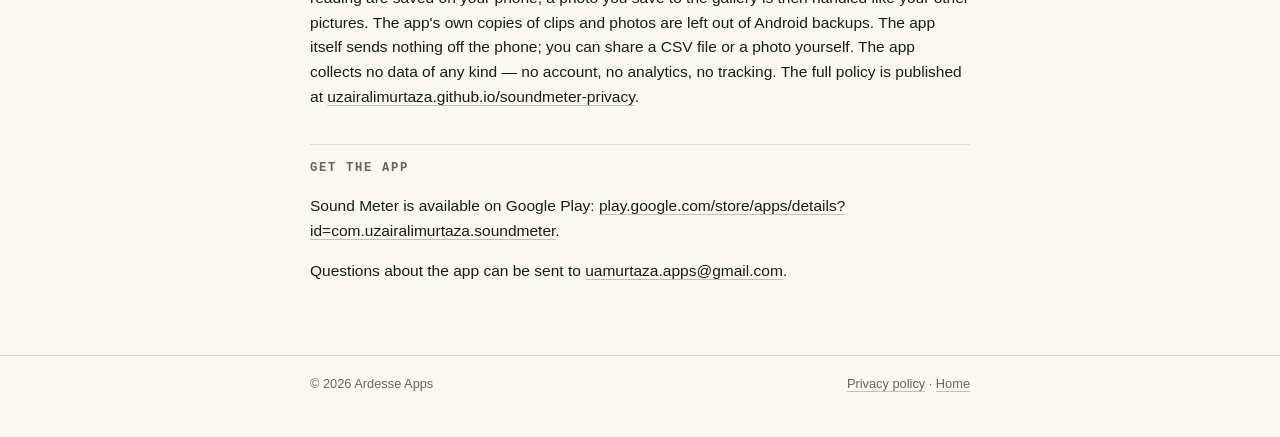
<file: soundmeter/index.html>
<!DOCTYPE html>
<html lang="en">
<head>
<meta charset="utf-8">
<meta name="viewport" content="width=device-width, initial-scale=1">
<title>Sound Meter — Free Android Sound Level Meter (dB)</title>
<meta name="description" content="Sound Meter is a free Android sound level meter. It measures ambient loudness with the phone microphone and shows an approximate sound pressure level in decibels (30–130 dB). No ads, no account, no data collection.">
<link rel="canonical" href="https://uzairalimurtaza.github.io/soundmeter/">
<link rel="icon" href="https://uzairalimurtaza.github.io/favicon.ico" sizes="32x32">
<link rel="apple-touch-icon" href="https://uzairalimurtaza.github.io/apple-touch-icon.png">
<meta property="og:type" content="website">
<meta property="og:title" content="Sound Meter — Free Android Sound Level Meter (dB)">
<meta property="og:description" content="Free Android decibel meter. Measures ambient loudness with the phone microphone; approximate readings from 30 to 130 dB. No ads, no account, no data collection.">
<meta property="og:url" content="https://uzairalimurtaza.github.io/soundmeter/">
<script type="application/ld+json">
{
  "@context": "https://schema.org",
  "@type": "SoftwareApplication",
  "name": "Sound Meter",
  "operatingSystem": "Android",
  "applicationCategory": "UtilitiesApplication",
  "softwareVersion": "1.4.0",
  "author": { "@type": "Organization", "name": "Ardesse Apps" },
  "url": "https://uzairalimurtaza.github.io/soundmeter/",
  "installUrl": "https://play.google.com/store/apps/details?id=com.uzairalimurtaza.soundmeter",
  "offers": { "@type": "Offer", "price": "0", "priceCurrency": "USD" },
  "description": "A free Android sound level meter. It measures ambient loudness with the phone microphone and shows an approximate sound pressure level in decibels (dB), on a gauge covering 30 to 130 dB. The level is calculated on the device in real time. Audio is recorded only if the user turns on the optional audio clip (off by default); the clip stays on the phone and is never uploaded."
}
</script>
<script>
(function () {
  var saved = localStorage.getItem("theme");
  var system = window.matchMedia("(prefers-color-scheme: light)").matches ? "light" : "dark";
  document.documentElement.dataset.theme = saved || system;
})();
</script>
<link rel="stylesheet" href="../styles.css">
</head>
<body>

<header class="mast">
  <div class="doc">
    <a class="wordmark" href="../">Ardesse Apps<small>Software workshop</small></a>
    <div class="mast-right">
      <button class="theme-toggle" type="button" aria-label="Toggle light and dark theme">Theme</button>
    </div>
  </div>
</header>

<main class="doc">
<div class="doc-title">
  <p class="kicker">No. 01 · Measurement utility · Specification sheet</p>
  <h1>Sound Meter <span class="accent-sm">— Decibel dB Meter</span></h1>
  <p class="muted">A free sound level meter for Android, by Ardesse Apps.</p>
</div>

<p>Sound Meter is a free Android app that measures ambient loudness with the phone's
microphone and shows an approximate <strong>sound pressure level in decibels (dB)</strong>.
It is a decibel meter for everyday use: checking how loud a room, a street, an office,
or an event is, and comparing one situation with another. It works fully offline, has
no ads in the current version, and requires no account.</p>

<dl class="facts">
  <dt>Platform</dt><dd>Android</dd>
  <dt>Price</dt><dd>Free; no ads in the current version</dd>
  <dt>Current version</dt><dd>1.4.0</dd>
  <dt>Languages</dt><dd>16: English, Arabic, French, German, Hindi, Indonesian, Italian, Japanese, Korean, Polish, Portuguese, Russian, Spanish, Thai, Turkish and Urdu</dd>
  <dt>Package name</dt><dd>com.uzairalimurtaza.soundmeter</dd>
  <dt>Developer</dt><dd>Ardesse Apps</dd>
  <dt>Get it</dt><dd><a href="https://play.google.com/store/apps/details?id=com.uzairalimurtaza.soundmeter">Sound Meter on Google Play</a></dd>
  <dt>Privacy</dt><dd><a href="https://uzairalimurtaza.github.io/soundmeter-privacy/">Privacy policy</a> — no data collection</dd>
</dl>

<h2>Screens</h2>
<div class="shots" role="group" aria-label="Sound Meter screenshots">
  <img src="../assets/sm-01.webp" width="640" height="1387" alt="Sound Meter's live decibel gauge reading 71 dB, with colour-coded safety zones and a rolling level chart">
  <img src="../assets/sm-03.webp" width="640" height="1387" loading="lazy" decoding="async" alt="A, C and Z weighting toggles and Fast/Slow response controls above a 66 dB reading">
  <img src="../assets/sm-04.webp" width="640" height="1387" loading="lazy" decoding="async" alt="Peak-hold marker at 83 dB with live session minimum, average and maximum">
  <img src="../assets/sm-06.webp" width="640" height="1387" loading="lazy" decoding="async" alt="Reference guide listing 19 everyday sounds and their typical levels">
</div>
<img class="wide-shot" src="../assets/sm-tablet.webp" width="1200" height="750" loading="lazy" decoding="async" alt="Sound Meter running on a 10-inch tablet in landscape, with the gauge and trend chart side by side">

<h2>What it measures</h2>
<p>The app reads the microphone signal, computes its level in real time, and displays it
as an approximate sound pressure level in dB. The gauge covers <strong>30 to 130 dB</strong>;
internally, readings are clamped to the range 20–130 dB. The display updates live while
the app is open and measuring; the meter runs only while you are using it.</p>

<h2>Features</h2>
<ul>
  <li><strong>Live arc gauge</strong> with color zones: green below 70 dB, amber from
      70 to 85 dB, red at 85 dB and above. A peak-hold marker shows the highest recent
      reading.</li>
  <li><strong>Rolling trend chart</strong> of the level over the recent past.</li>
  <li><strong>Session statistics</strong>: minimum, maximum, and average level for the
      current measuring session.</li>
  <li><strong>A, C, and Z weighting.</strong> A and C apply the IEC&nbsp;61672
      frequency-weighting curves as digital filters on the microphone signal; Z is
      unweighted. The phone's microphone itself is not calibrated, so weighted readings
      are still estimates.</li>
  <li><strong>Fast and Slow time response.</strong> Genuine exponential time-averaging
      with the conventional sound-level-meter time constants: 125&nbsp;ms (Fast) and
      1&nbsp;s (Slow).</li>
  <li><strong>Manual calibration slider</strong>, adjustable by ±20 dB, so readings can
      be aligned against a known reference level.</li>
  <li><strong>Reference guide</strong> of 19 everyday sounds (for example a quiet room,
      normal conversation, city traffic) with their typical levels, for context.</li>
  <li><strong>Hearing-safety advisory</strong> shown when the level is above 85 dB,
      based on WHO and NIOSH guidance on noise exposure.</li>
  <li><strong>Saved sessions</strong> with the full level graph, notes and place, plus
      CSV export through your phone's share sheet.</li>
  <li><strong>Optional audio clip</strong> with each session: off by default, saved only
      on your phone, and deleted when you delete the session.</li>
  <li><strong>Noise alert</strong> when the level passes a threshold you set (it works
      while the app is open and the screen is on), and a full-screen classroom traffic
      light.</li>
  <li><strong>Frequency analyzer</strong> and a noise-dose estimate (an estimate, not a
      certified dosimeter).</li>
  <li><strong>Photo stamped with the dB reading</strong>, kept in the app or saved to your
      gallery (Android 10 and newer); a shareable result card; a home-screen widget; and a
      Quick Settings tile that opens the meter.</li>
  <li><strong>Pause and resume</strong>, keep the screen on, upside-down mode (microphone
      toward the sound), left-handed controls, and needle or digital gauge styles.</li>
  <li><strong>Dark mode</strong>, and full offline operation. No account, and no ads in
      the current version.</li>
</ul>

<h2>Accuracy</h2>
<p>Phone microphones differ by several dB between models, and none of them is a
laboratory instrument. Readings from Sound Meter are <strong>estimates</strong>, useful
for screening and for comparing one situation with another. The app is <strong>not a
certified measurement instrument</strong> and does not meet IEC&nbsp;61672 Type&nbsp;2
requirements. Calibrating the app against a known reference — for example a dedicated
sound level meter reading taken in the same place — improves the consistency of its
readings on your particular device.</p>

<h2>Privacy</h2>
<p>The sound level is calculated on the device, in real time. <strong>Nothing is
recorded unless you switch on the optional audio clip</strong>, which is off by default; a
clip is kept only on your phone with its session, is never uploaded, and is deleted when
you delete the session. Photos with the dB reading are saved on your phone; a photo you
save to the gallery is then handled like your other pictures. The app's own copies of clips
and photos are left out of Android backups. The app itself sends nothing off the phone; you
can share a CSV file or a photo yourself. The app collects no data of
any kind — no account, no analytics, no tracking. The full policy is published at
<a href="https://uzairalimurtaza.github.io/soundmeter-privacy/">uzairalimurtaza.github.io/soundmeter-privacy</a>.</p>

<h2>Get the app</h2>
<p>Sound Meter is available on Google Play:
<a href="https://play.google.com/store/apps/details?id=com.uzairalimurtaza.soundmeter">play.google.com/store/apps/details?id=com.uzairalimurtaza.soundmeter</a>.</p>
<p>Questions about the app can be sent to
<a href="mailto:uamurtaza.apps@gmail.com">uamurtaza.apps@gmail.com</a>.</p>
</main>

<footer class="site">
  <div class="doc">
    <span>© 2026 Ardesse Apps</span>
    <span>
      <a href="../soundmeter-privacy/">Privacy policy</a> ·
      <a href="../">Home</a>
    </span>
  </div>
</footer>

<script>
(function () {
  var btn = document.querySelector(".theme-toggle");
  btn.addEventListener("click", function () {
    var next = document.documentElement.dataset.theme === "light" ? "dark" : "light";
    document.documentElement.dataset.theme = next;
    localStorage.setItem("theme", next);
  });
})();
</script>
</body>
</html>
</file>
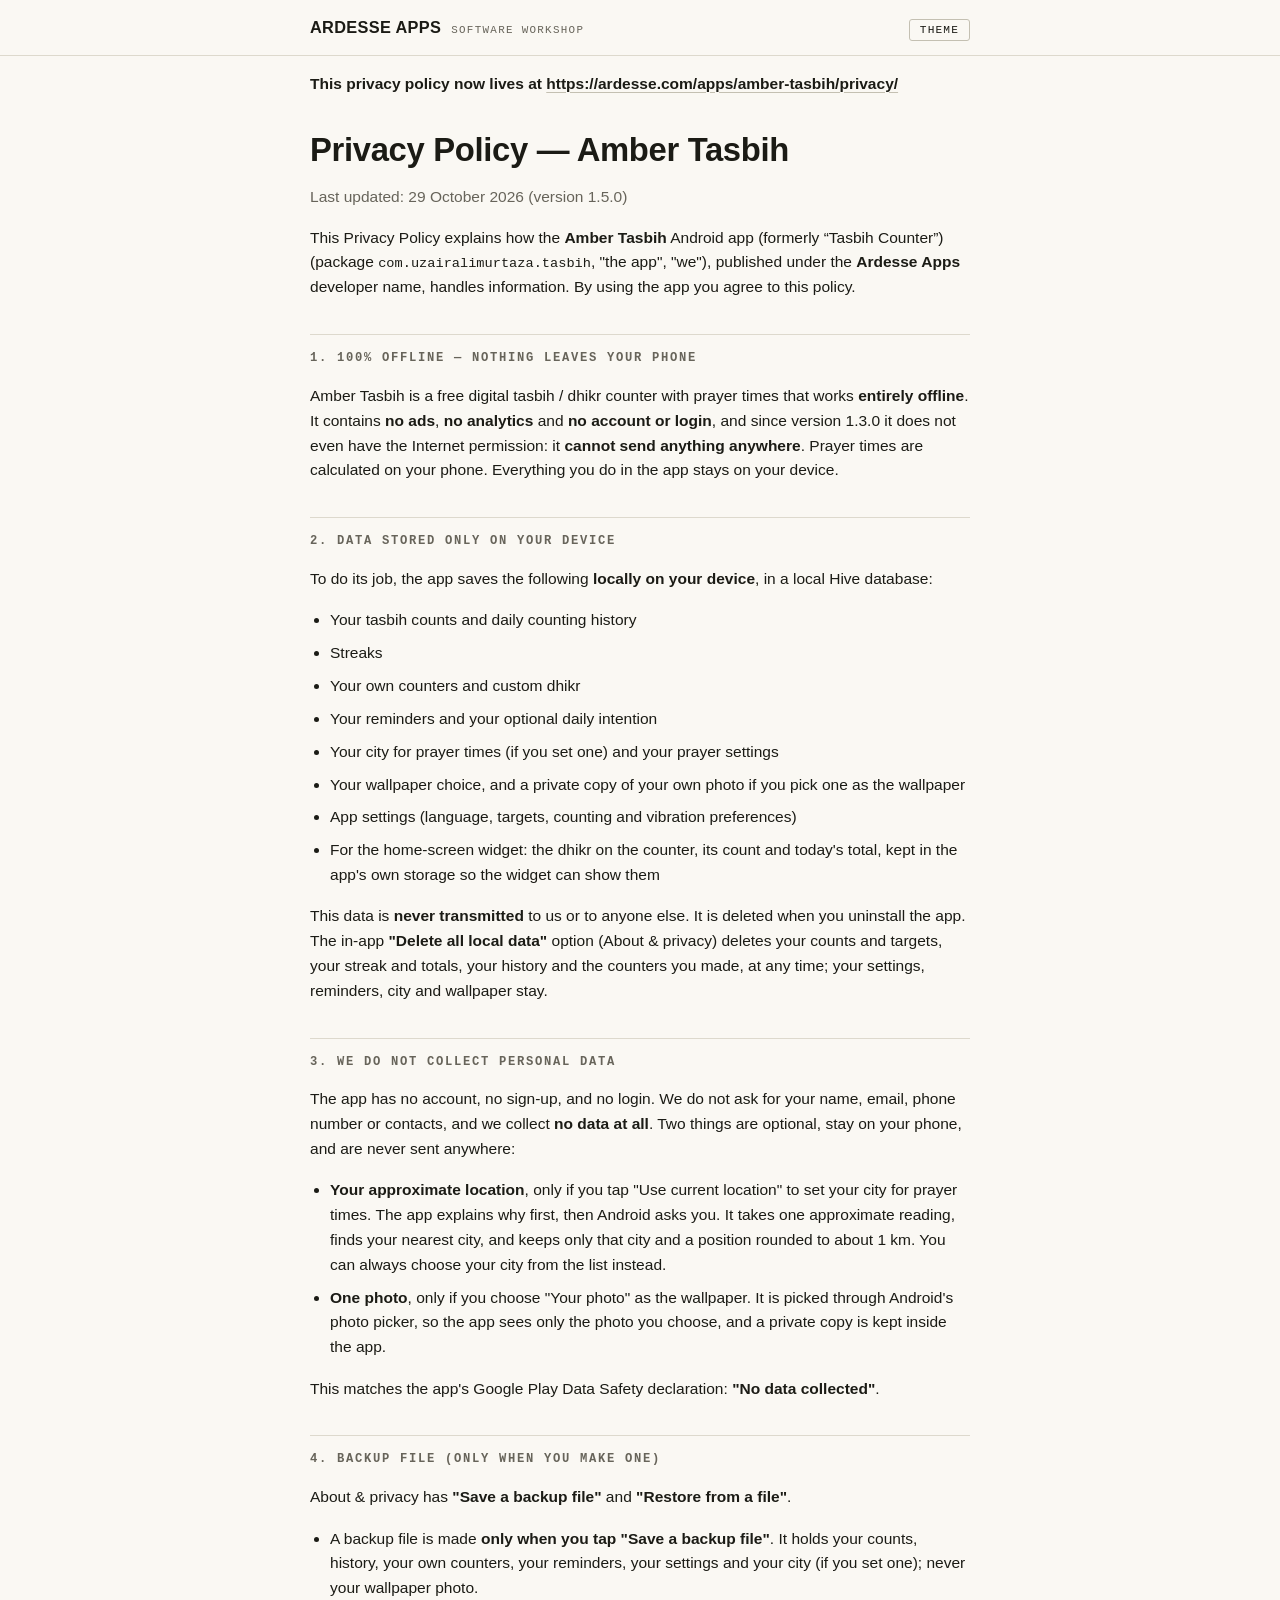
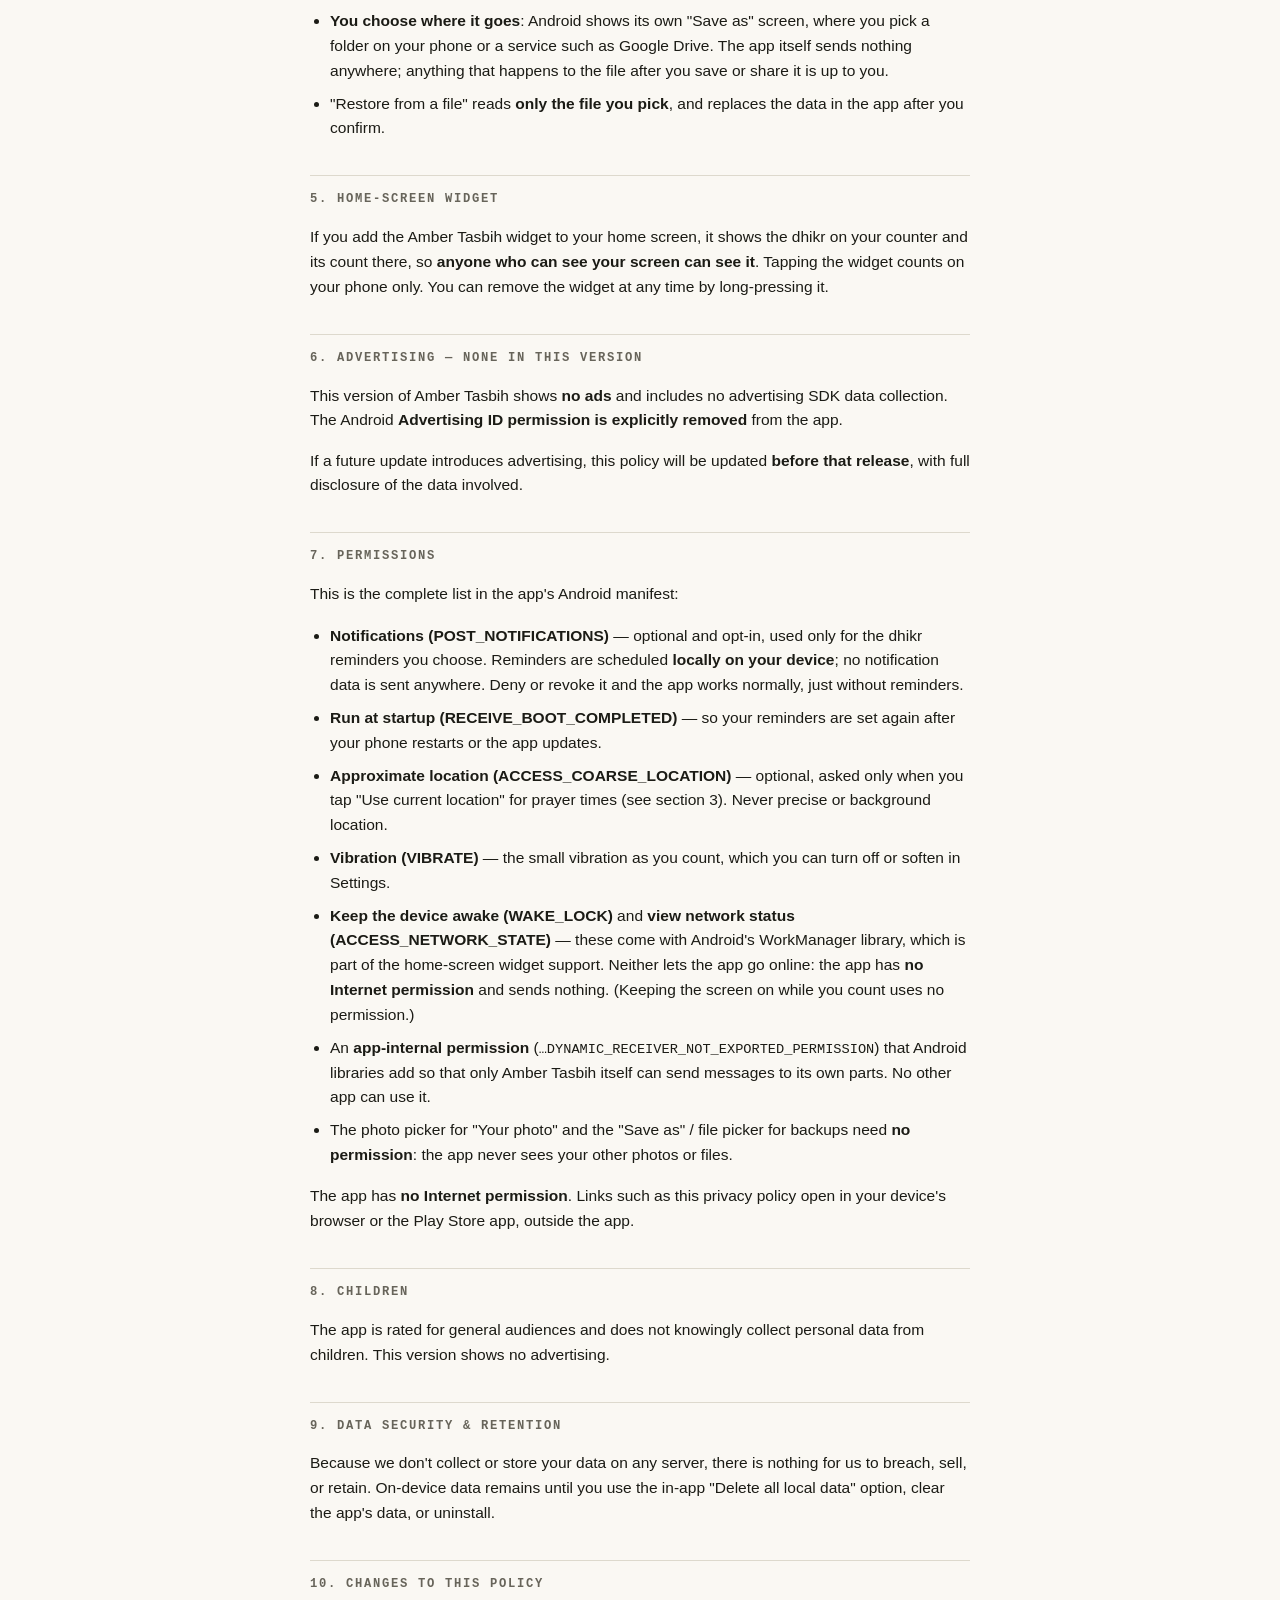
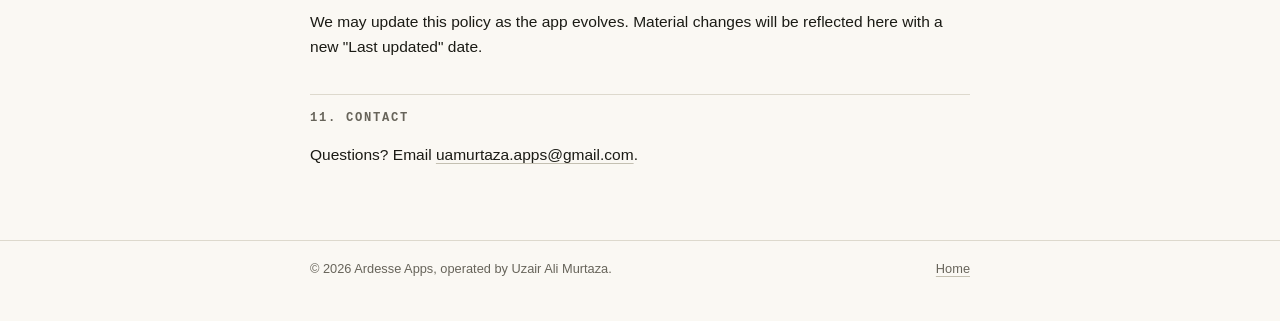
<file: tasbih-privacy/index.html>
<!DOCTYPE html>
<html lang="en">
<head>
<meta charset="utf-8">
<meta name="viewport" content="width=device-width, initial-scale=1">
<title>Amber Tasbih — Privacy Policy</title>
<meta name="description" content="Privacy policy for the Amber Tasbih (formerly Tasbih Counter) Android app. No ads, no analytics, no data collection; everything stays on your device, including the optional city for prayer times, your own wallpaper photo, the home-screen widget and any backup file you choose to save.">
<link rel="canonical" href="https://ardesse.com/apps/amber-tasbih/privacy/">
<link rel="icon" href="https://uzairalimurtaza.github.io/favicon.ico" sizes="32x32">
<link rel="apple-touch-icon" href="https://uzairalimurtaza.github.io/apple-touch-icon.png">
<script>
(function () {
  var saved = localStorage.getItem("theme");
  var system = window.matchMedia("(prefers-color-scheme: light)").matches ? "light" : "dark";
  document.documentElement.dataset.theme = saved || system;
})();
</script>
<link rel="stylesheet" href="../styles.css">
</head>
<body>
<header class="mast">
  <div class="doc">
    <a class="wordmark" href="../">Ardesse Apps<small>Software workshop</small></a>
    <div class="mast-right">
      <button class="theme-toggle" type="button" aria-label="Toggle light and dark theme">Theme</button>
    </div>
  </div>
</header>
<main class="doc">
<p><strong>This privacy policy now lives at <a href="https://ardesse.com/apps/amber-tasbih/privacy/">https://ardesse.com/apps/amber-tasbih/privacy/</a></strong></p>
<h1>Privacy Policy — Amber Tasbih</h1>
<p class="muted">Last updated: 29 October 2026 (version 1.5.0)</p>

<p>This Privacy Policy explains how the <strong>Amber Tasbih</strong> Android app (formerly “Tasbih Counter”)
(package <code>com.uzairalimurtaza.tasbih</code>, "the app", "we"), published under the
<strong>Ardesse Apps</strong> developer name, handles information. By using the app you agree
to this policy.</p>

<h2>1. 100% offline &mdash; nothing leaves your phone</h2>
<p>Amber Tasbih is a free digital tasbih / dhikr counter with prayer times that works
<strong>entirely offline</strong>. It contains <strong>no ads</strong>, <strong>no
analytics</strong> and <strong>no account or login</strong>, and since version 1.3.0 it does not
even have the Internet permission: it <strong>cannot send anything anywhere</strong>. Prayer
times are calculated on your phone. Everything you do in the app stays on your device.</p>

<h2>2. Data stored only on your device</h2>
<p>To do its job, the app saves the following <strong>locally on your device</strong>, in a
local Hive database:</p>
<ul>
  <li>Your tasbih counts and daily counting history</li>
  <li>Streaks</li>
  <li>Your own counters and custom dhikr</li>
  <li>Your reminders and your optional daily intention</li>
  <li>Your city for prayer times (if you set one) and your prayer settings</li>
  <li>Your wallpaper choice, and a private copy of your own photo if you pick one as the wallpaper</li>
  <li>App settings (language, targets, counting and vibration preferences)</li>
  <li>For the home-screen widget: the dhikr on the counter, its count and today's total, kept in the
      app's own storage so the widget can show them</li>
</ul>
<p>This data is <strong>never transmitted</strong> to us or to anyone else. It is deleted
when you uninstall the app. The in-app <strong>"Delete all local data"</strong> option (About &amp;
privacy) deletes your counts and targets, your streak and totals, your history and the counters you
made, at any time; your settings, reminders, city and wallpaper stay.</p>

<h2>3. We do not collect personal data</h2>
<p>The app has no account, no sign-up, and no login. We do not ask for your name, email,
phone number or contacts, and we collect <strong>no data at all</strong>. Two things are
optional, stay on your phone, and are never sent anywhere:</p>
<ul>
  <li><strong>Your approximate location</strong>, only if you tap "Use current location" to set your
      city for prayer times. The app explains why first, then Android asks you. It takes one
      approximate reading, finds your nearest city, and keeps only that city and a position rounded
      to about 1&nbsp;km. You can always choose your city from the list instead.</li>
  <li><strong>One photo</strong>, only if you choose "Your photo" as the wallpaper. It is picked through
      Android's photo picker, so the app sees only the photo you choose, and a private copy is kept
      inside the app.</li>
</ul>
<p>This matches the app's Google Play Data Safety declaration: <strong>"No data
collected"</strong>.</p>

<h2>4. Backup file (only when you make one)</h2>
<p>About &amp; privacy has <strong>"Save a backup file"</strong> and <strong>"Restore from a file"</strong>.</p>
<ul>
  <li>A backup file is made <strong>only when you tap "Save a backup file"</strong>. It holds your counts,
      history, your own counters, your reminders, your settings and your city (if you set one); never
      your wallpaper photo.</li>
  <li><strong>You choose where it goes</strong>: Android shows its own "Save as" screen, where you pick a
      folder on your phone or a service such as Google Drive. The app itself sends nothing anywhere;
      anything that happens to the file after you save or share it is up to you.</li>
  <li>"Restore from a file" reads <strong>only the file you pick</strong>, and replaces the data in the app
      after you confirm.</li>
</ul>

<h2>5. Home-screen widget</h2>
<p>If you add the Amber Tasbih widget to your home screen, it shows the dhikr on your counter and its
count there, so <strong>anyone who can see your screen can see it</strong>. Tapping the widget counts on
your phone only. You can remove the widget at any time by long-pressing it.</p>

<h2>6. Advertising &mdash; none in this version</h2>
<p>This version of Amber Tasbih shows <strong>no ads</strong> and includes no advertising
SDK data collection. The Android <strong>Advertising ID permission is explicitly
removed</strong> from the app.</p>
<p>If a future update introduces advertising, this policy will be updated
<strong>before that release</strong>, with full disclosure of the data involved.</p>

<h2>7. Permissions</h2>
<p>This is the complete list in the app's Android manifest:</p>
<ul>
  <li><strong>Notifications (POST_NOTIFICATIONS)</strong> &mdash; optional and opt-in, used
      only for the dhikr reminders you choose. Reminders are scheduled
      <strong>locally on your device</strong>; no notification data is sent anywhere. Deny or
      revoke it and the app works normally, just without reminders.</li>
  <li><strong>Run at startup (RECEIVE_BOOT_COMPLETED)</strong> &mdash; so your reminders are set
      again after your phone restarts or the app updates.</li>
  <li><strong>Approximate location (ACCESS_COARSE_LOCATION)</strong> &mdash; optional, asked only when you
      tap "Use current location" for prayer times (see section 3). Never precise or background
      location.</li>
  <li><strong>Vibration (VIBRATE)</strong> &mdash; the small vibration as you count, which you can turn off
      or soften in Settings.</li>
  <li><strong>Keep the device awake (WAKE_LOCK)</strong> and <strong>view network status
      (ACCESS_NETWORK_STATE)</strong> &mdash; these come with Android's WorkManager library, which is part
      of the home-screen widget support. Neither lets the app go online: the app has
      <strong>no Internet permission</strong> and sends nothing. (Keeping the screen on while you count
      uses no permission.)</li>
  <li>An <strong>app-internal permission</strong> (<code>…DYNAMIC_RECEIVER_NOT_EXPORTED_PERMISSION</code>)
      that Android libraries add so that only Amber Tasbih itself can send messages to its own parts.
      No other app can use it.</li>
  <li>The photo picker for "Your photo" and the "Save as" / file picker for backups need
      <strong>no permission</strong>: the app never sees your other photos or files.</li>
</ul>
<p>The app has <strong>no Internet permission</strong>. Links such as this privacy policy open in your
device's browser or the Play Store app, outside the app.</p>

<h2>8. Children</h2>
<p>The app is rated for general audiences and does not knowingly collect personal data from
children. This version shows no advertising.</p>

<h2>9. Data security &amp; retention</h2>
<p>Because we don't collect or store your data on any server, there is nothing for us to
breach, sell, or retain. On-device data remains until you use the in-app "Delete all local data"
option, clear the app's data, or uninstall.</p>

<h2>10. Changes to this policy</h2>
<p>We may update this policy as the app evolves. Material changes will be reflected here with
a new "Last updated" date.</p>

<h2>11. Contact</h2>
<p>Questions? Email <a href="mailto:uamurtaza.apps@gmail.com">uamurtaza.apps@gmail.com</a>.</p>
</main>
<footer class="site">
  <div class="doc">
    <span>&#169; 2026 Ardesse Apps, operated by Uzair Ali Murtaza.</span>
    <a href="../">Home</a>
  </div>
</footer>
<script>
(function () {
  var btn = document.querySelector(".theme-toggle");
  btn.addEventListener("click", function () {
    var next = document.documentElement.dataset.theme === "light" ? "dark" : "light";
    document.documentElement.dataset.theme = next;
    localStorage.setItem("theme", next);
  });
})();
</script>
</body>
</html>
</file>
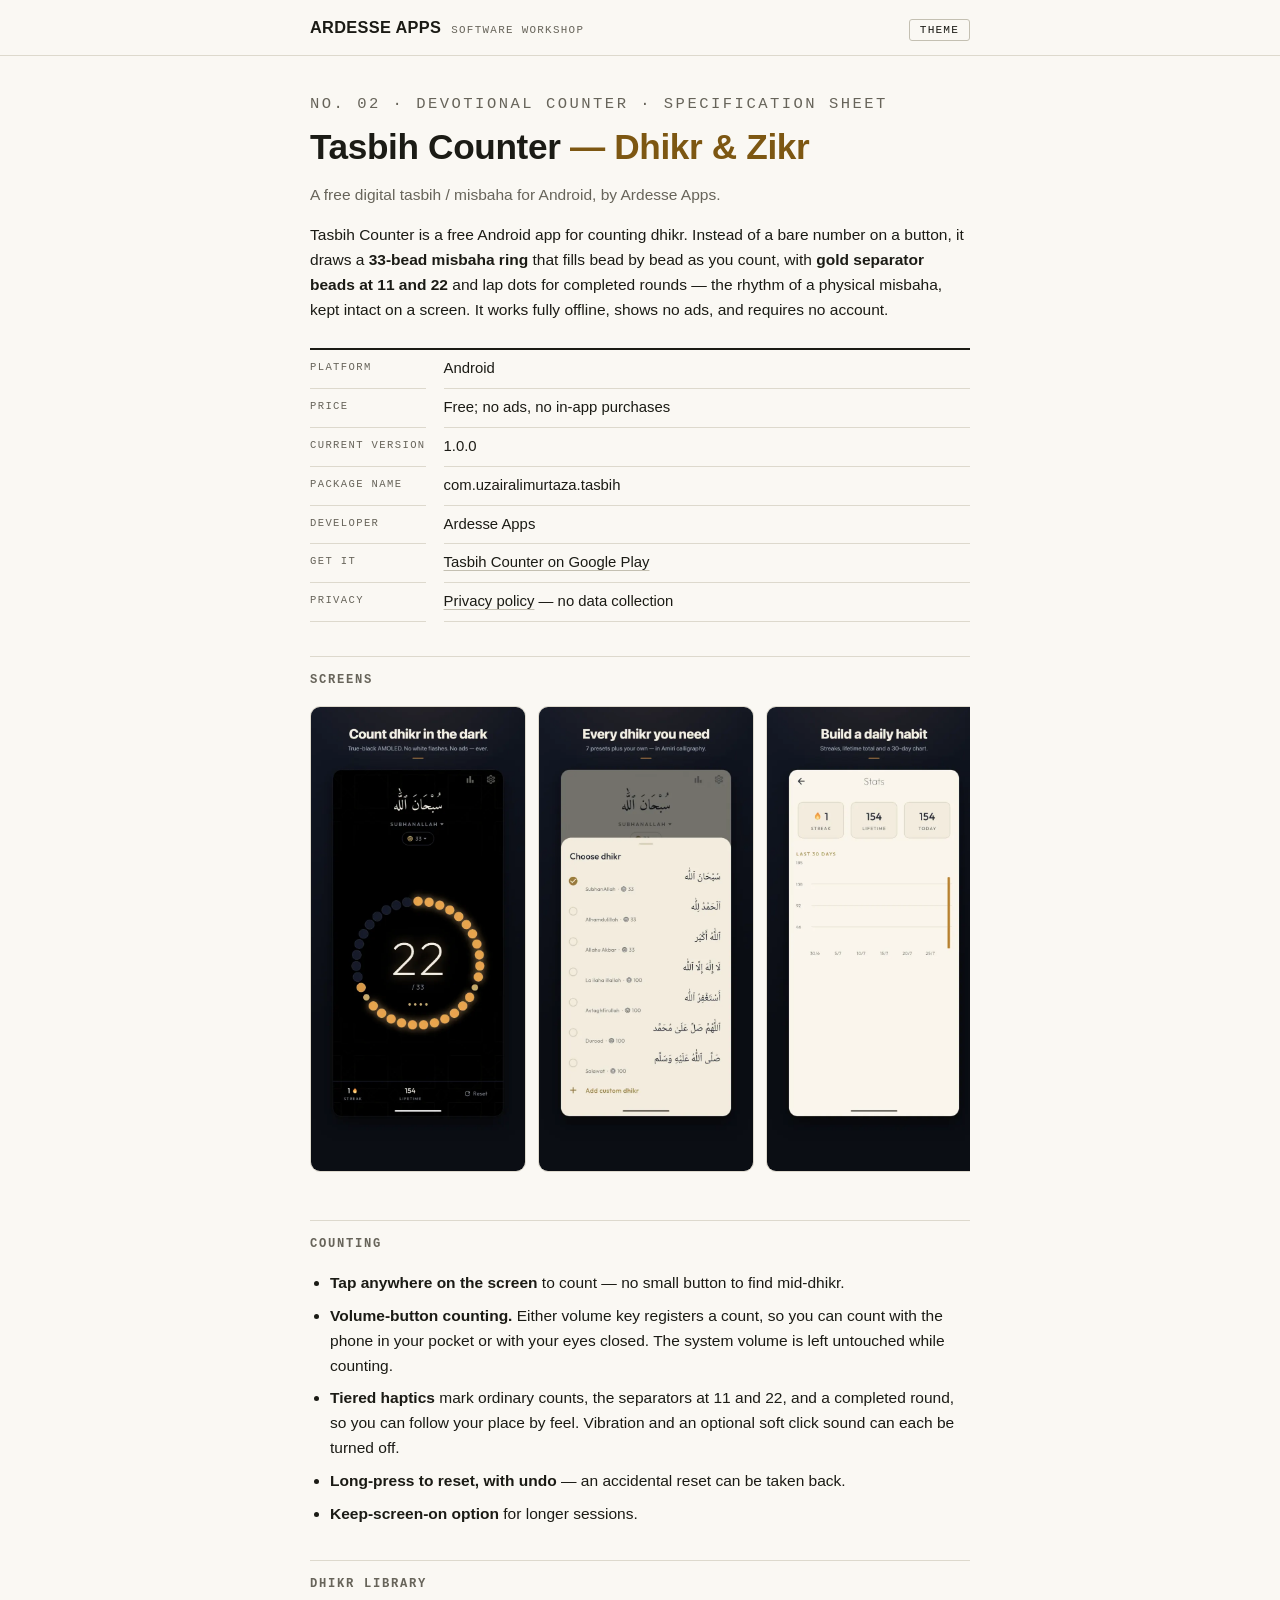
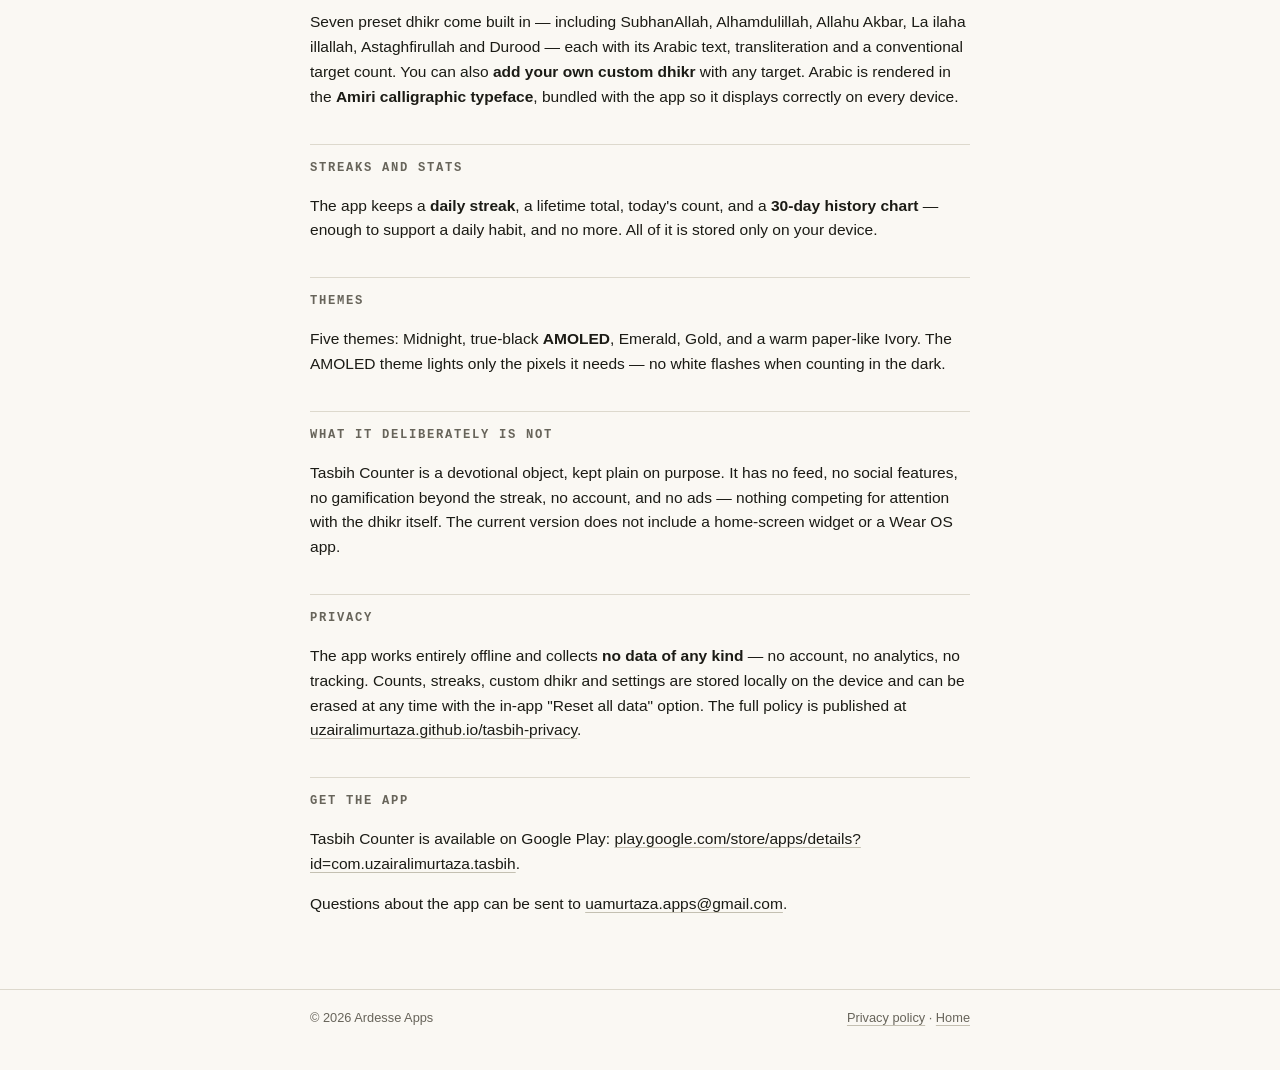
<file: tasbih/index.html>
<!DOCTYPE html>
<html lang="en">
<head>
<meta charset="utf-8">
<meta name="viewport" content="width=device-width, initial-scale=1">
<title>Tasbih Counter — Free Digital Tasbih &amp; Dhikr Counter for Android</title>
<meta name="description" content="Tasbih Counter is a free digital tasbih and dhikr counter for Android by Ardesse Apps. A 33-bead misbaha ring, volume-button counting, 7 preset dhikr plus custom, Arabic calligraphy, streaks and stats. Free, offline, no ads, no data collection.">
<link rel="canonical" href="https://uzairalimurtaza.github.io/tasbih/">
<link rel="icon" href="https://uzairalimurtaza.github.io/favicon.ico" sizes="32x32">
<link rel="apple-touch-icon" href="https://uzairalimurtaza.github.io/apple-touch-icon.png">
<meta property="og:type" content="website">
<meta property="og:title" content="Tasbih Counter — Free Digital Tasbih &amp; Dhikr Counter for Android">
<meta property="og:description" content="A digital misbaha for Android: 33-bead ring, volume-button counting, 7 preset dhikr plus custom, streaks and stats. Free, offline, no ads, no data collection.">
<meta property="og:url" content="https://uzairalimurtaza.github.io/tasbih/">
<script type="application/ld+json">
{
  "@context": "https://schema.org",
  "@type": "SoftwareApplication",
  "name": "Tasbih Counter",
  "operatingSystem": "Android",
  "applicationCategory": "LifestyleApplication",
  "softwareVersion": "1.0.0",
  "author": { "@type": "Organization", "name": "Ardesse Apps" },
  "url": "https://uzairalimurtaza.github.io/tasbih/",
  "installUrl": "https://play.google.com/store/apps/details?id=com.uzairalimurtaza.tasbih",
  "offers": { "@type": "Offer", "price": "0", "priceCurrency": "USD" },
  "description": "A free digital tasbih and dhikr counter for Android. A 33-bead misbaha ring fills as you count, with gold separators at 11 and 22 and lap dots. Count by tapping anywhere or with the volume buttons. Seven preset dhikr plus custom, Amiri Arabic calligraphy, daily streaks and 30-day stats. Works fully offline; no ads, no account, no data collection."
}
</script>
<script>
(function () {
  var saved = localStorage.getItem("theme");
  var system = window.matchMedia("(prefers-color-scheme: light)").matches ? "light" : "dark";
  document.documentElement.dataset.theme = saved || system;
})();
</script>
<link rel="stylesheet" href="../styles.css">
</head>
<body>

<header class="mast">
  <div class="doc">
    <a class="wordmark" href="../">Ardesse Apps<small>Software workshop</small></a>
    <div class="mast-right">
      <button class="theme-toggle" type="button" aria-label="Toggle light and dark theme">Theme</button>
    </div>
  </div>
</header>

<main class="doc">
<div class="doc-title">
  <p class="kicker">No. 02 · Devotional counter · Specification sheet</p>
  <h1>Tasbih Counter <span class="accent-tb">— Dhikr &amp; Zikr</span></h1>
  <p class="muted">A free digital tasbih / misbaha for Android, by Ardesse Apps.</p>
</div>

<p>Tasbih Counter is a free Android app for counting dhikr. Instead of a bare number on a
button, it draws a <strong>33-bead misbaha ring</strong> that fills bead by bead as you
count, with <strong>gold separator beads at 11 and 22</strong> and lap dots for completed
rounds — the rhythm of a physical misbaha, kept intact on a screen. It works fully
offline, shows no ads, and requires no account.</p>

<dl class="facts">
  <dt>Platform</dt><dd>Android</dd>
  <dt>Price</dt><dd>Free; no ads, no in-app purchases</dd>
  <dt>Current version</dt><dd>1.0.0</dd>
  <dt>Package name</dt><dd>com.uzairalimurtaza.tasbih</dd>
  <dt>Developer</dt><dd>Ardesse Apps</dd>
  <dt>Get it</dt><dd><a href="https://play.google.com/store/apps/details?id=com.uzairalimurtaza.tasbih">Tasbih Counter on Google Play</a></dd>
  <dt>Privacy</dt><dd><a href="https://uzairalimurtaza.github.io/tasbih-privacy/">Privacy policy</a> — no data collection</dd>
</dl>

<h2>Screens</h2>
<div class="shots" role="group" aria-label="Tasbih Counter screenshots">
  <img src="../assets/tb-01.webp" width="640" height="1387" alt="Tasbih Counter's 33-bead ring at count 22 in the true-black AMOLED theme, with SubhanAllah in Arabic calligraphy above">
  <img src="../assets/tb-04.webp" width="640" height="1387" loading="lazy" decoding="async" alt="Dhikr picker listing seven presets in Amiri Arabic calligraphy, with an add-custom-dhikr option">
  <img src="../assets/tb-05.webp" width="640" height="1387" loading="lazy" decoding="async" alt="Stats screen showing streak, lifetime and today counts above a 30-day chart">
  <img src="../assets/tb-06.webp" width="640" height="1387" loading="lazy" decoding="async" alt="The bead ring in the warm Ivory theme, with gold separators and lap dots">
</div>

<h2>Counting</h2>
<ul>
  <li><strong>Tap anywhere on the screen</strong> to count — no small button to find
      mid-dhikr.</li>
  <li><strong>Volume-button counting.</strong> Either volume key registers a count, so you
      can count with the phone in your pocket or with your eyes closed. The system volume
      is left untouched while counting.</li>
  <li><strong>Tiered haptics</strong> mark ordinary counts, the separators at 11 and 22,
      and a completed round, so you can follow your place by feel. Vibration and an
      optional soft click sound can each be turned off.</li>
  <li><strong>Long-press to reset, with undo</strong> — an accidental reset can be taken
      back.</li>
  <li><strong>Keep-screen-on option</strong> for longer sessions.</li>
</ul>

<h2>Dhikr library</h2>
<p>Seven preset dhikr come built in — including SubhanAllah, Alhamdulillah, Allahu Akbar,
La ilaha illallah, Astaghfirullah and Durood — each with its Arabic text, transliteration
and a conventional target count. You can also <strong>add your own custom dhikr</strong>
with any target. Arabic is rendered in the <strong>Amiri calligraphic typeface</strong>,
bundled with the app so it displays correctly on every device.</p>

<h2>Streaks and stats</h2>
<p>The app keeps a <strong>daily streak</strong>, a lifetime total, today's count, and a
<strong>30-day history chart</strong> — enough to support a daily habit, and no more. All
of it is stored only on your device.</p>

<h2>Themes</h2>
<p>Five themes: Midnight, true-black <strong>AMOLED</strong>, Emerald, Gold, and a warm
paper-like Ivory. The AMOLED theme lights only the pixels it needs — no white flashes
when counting in the dark.</p>

<h2>What it deliberately is not</h2>
<p>Tasbih Counter is a devotional object, kept plain on purpose. It has no feed, no
social features, no gamification beyond the streak, no account, and no ads — nothing
competing for attention with the dhikr itself. The current version does not include a
home-screen widget or a Wear OS app.</p>

<h2>Privacy</h2>
<p>The app works entirely offline and collects <strong>no data of any kind</strong> — no
account, no analytics, no tracking. Counts, streaks, custom dhikr and settings are stored
locally on the device and can be erased at any time with the in-app "Reset all data"
option. The full policy is published at
<a href="https://uzairalimurtaza.github.io/tasbih-privacy/">uzairalimurtaza.github.io/tasbih-privacy</a>.</p>

<h2>Get the app</h2>
<p>Tasbih Counter is available on Google Play:
<a href="https://play.google.com/store/apps/details?id=com.uzairalimurtaza.tasbih">play.google.com/store/apps/details?id=com.uzairalimurtaza.tasbih</a>.</p>
<p>Questions about the app can be sent to
<a href="mailto:uamurtaza.apps@gmail.com">uamurtaza.apps@gmail.com</a>.</p>
</main>

<footer class="site">
  <div class="doc">
    <span>© 2026 Ardesse Apps</span>
    <span>
      <a href="../tasbih-privacy/">Privacy policy</a> ·
      <a href="../">Home</a>
    </span>
  </div>
</footer>

<script>
(function () {
  var btn = document.querySelector(".theme-toggle");
  btn.addEventListener("click", function () {
    var next = document.documentElement.dataset.theme === "light" ? "dark" : "light";
    document.documentElement.dataset.theme = next;
    localStorage.setItem("theme", next);
  });
})();
</script>
</body>
</html>
</file>
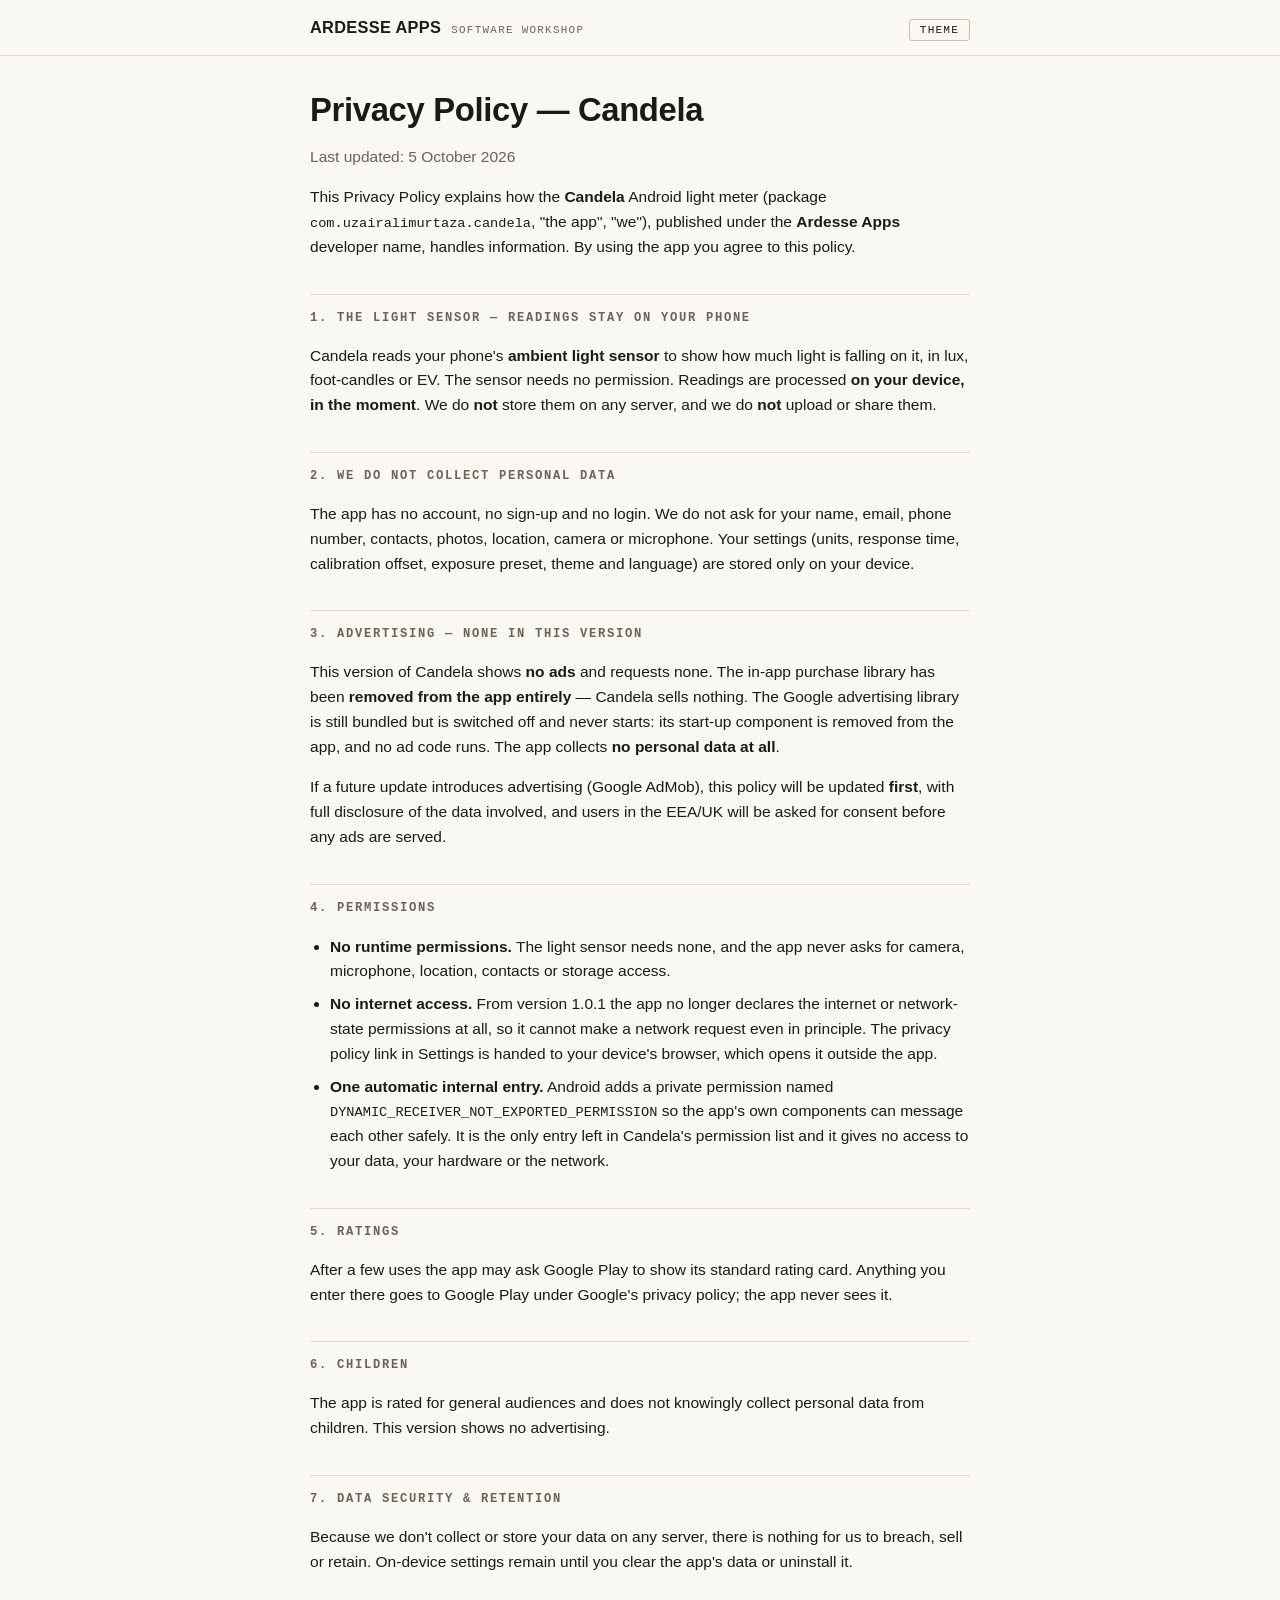
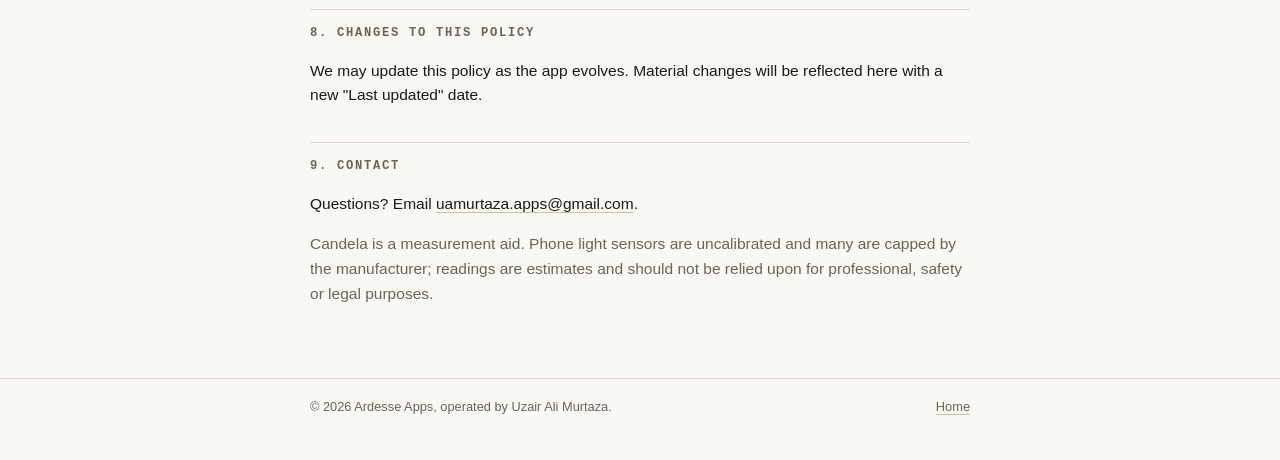
<file: candela/privacy/index.html>
<!-- Candela privacy policy — this file is the source of truth. URL is compiled into the app: /candela/privacy -->
<!DOCTYPE html>
<html lang="en">
<head>
<meta charset="utf-8">
<meta name="viewport" content="width=device-width, initial-scale=1">
<title>Candela — Privacy Policy</title>
<meta name="description" content="Privacy policy for the Candela light meter Android app. No ads, no account, no data collection; light readings are processed on your device.">
<link rel="canonical" href="https://uzairalimurtaza.github.io/candela/privacy/">
<link rel="icon" href="https://uzairalimurtaza.github.io/favicon.ico" sizes="32x32">
<link rel="apple-touch-icon" href="https://uzairalimurtaza.github.io/apple-touch-icon.png">
<script>
(function () {
  var saved = localStorage.getItem("theme");
  var system = window.matchMedia("(prefers-color-scheme: light)").matches ? "light" : "dark";
  document.documentElement.dataset.theme = saved || system;
})();
</script>
<link rel="stylesheet" href="../../styles.css">
</head>
<body>
<header class="mast">
  <div class="doc">
    <a class="wordmark" href="../../">Ardesse Apps<small>Software workshop</small></a>
    <div class="mast-right">
      <button class="theme-toggle" type="button" aria-label="Toggle light and dark theme">Theme</button>
    </div>
  </div>
</header>
<main class="doc">
<h1>Privacy Policy — Candela</h1>
<p class="muted">Last updated: 5 October 2026</p>

<p>This Privacy Policy explains how the <strong>Candela</strong> Android light meter
(package <code>com.uzairalimurtaza.candela</code>, "the app", "we"), published under the
<strong>Ardesse Apps</strong> developer name, handles information. By using the app you agree
to this policy.</p>

<h2>1. The light sensor &mdash; readings stay on your phone</h2>
<p>Candela reads your phone's <strong>ambient light sensor</strong> to show how much light is
falling on it, in lux, foot-candles or EV. The sensor needs no permission. Readings are
processed <strong>on your device, in the moment</strong>. We do <strong>not</strong> store
them on any server, and we do <strong>not</strong> upload or share them.</p>

<h2>2. We do not collect personal data</h2>
<p>The app has no account, no sign-up and no login. We do not ask for your name, email,
phone number, contacts, photos, location, camera or microphone. Your settings (units,
response time, calibration offset, exposure preset, theme and language) are stored only
on your device.</p>

<h2>3. Advertising &mdash; none in this version</h2>
<p>This version of Candela shows <strong>no ads</strong> and requests none. The in-app
purchase library has been <strong>removed from the app entirely</strong> — Candela sells
nothing. The Google advertising library is still bundled but is switched off and never
starts: its start-up component is removed from the app, and no ad code runs. The app collects
<strong>no personal data at all</strong>.</p>
<p>If a future update introduces advertising (Google AdMob), this policy will be updated
<strong>first</strong>, with full disclosure of the data involved, and users in the EEA/UK
will be asked for consent before any ads are served.</p>

<h2>4. Permissions</h2>
<ul>
  <li><strong>No runtime permissions.</strong> The light sensor needs none, and the app never
      asks for camera, microphone, location, contacts or storage access.</li>
  <li><strong>No internet access.</strong> From version 1.0.1 the app no longer declares the
      internet or network-state permissions at all, so it cannot make a network request even
      in principle. The privacy policy link in Settings is handed to your device's browser,
      which opens it outside the app.</li>
  <li><strong>One automatic internal entry.</strong> Android adds a private permission named
      <code>DYNAMIC_RECEIVER_NOT_EXPORTED_PERMISSION</code> so the app's own components can
      message each other safely. It is the only entry left in Candela's permission list and it
      gives no access to your data, your hardware or the network.</li>
</ul>

<h2>5. Ratings</h2>
<p>After a few uses the app may ask Google Play to show its standard rating card. Anything
you enter there goes to Google Play under Google's privacy policy; the app never sees it.</p>

<h2>6. Children</h2>
<p>The app is rated for general audiences and does not knowingly collect personal data from
children. This version shows no advertising.</p>

<h2>7. Data security &amp; retention</h2>
<p>Because we don't collect or store your data on any server, there is nothing for us to
breach, sell or retain. On-device settings remain until you clear the app's data or
uninstall it.</p>

<h2>8. Changes to this policy</h2>
<p>We may update this policy as the app evolves. Material changes will be reflected here with
a new "Last updated" date.</p>

<h2>9. Contact</h2>
<p>Questions? Email <a href="mailto:uamurtaza.apps@gmail.com">uamurtaza.apps@gmail.com</a>.</p>

<p class="muted">Candela is a measurement aid. Phone light sensors are uncalibrated and many are
capped by the manufacturer; readings are estimates and should not be relied upon for
professional, safety or legal purposes.</p>
</main>
<footer class="site">
  <div class="doc">
    <span>&#169; 2026 Ardesse Apps, operated by Uzair Ali Murtaza.</span>
    <a href="../../">Home</a>
  </div>
</footer>
<script>
(function () {
  var btn = document.querySelector(".theme-toggle");
  btn.addEventListener("click", function () {
    var next = document.documentElement.dataset.theme === "light" ? "dark" : "light";
    document.documentElement.dataset.theme = next;
    localStorage.setItem("theme", next);
  });
})();
</script>
</body>
</html>
</file>
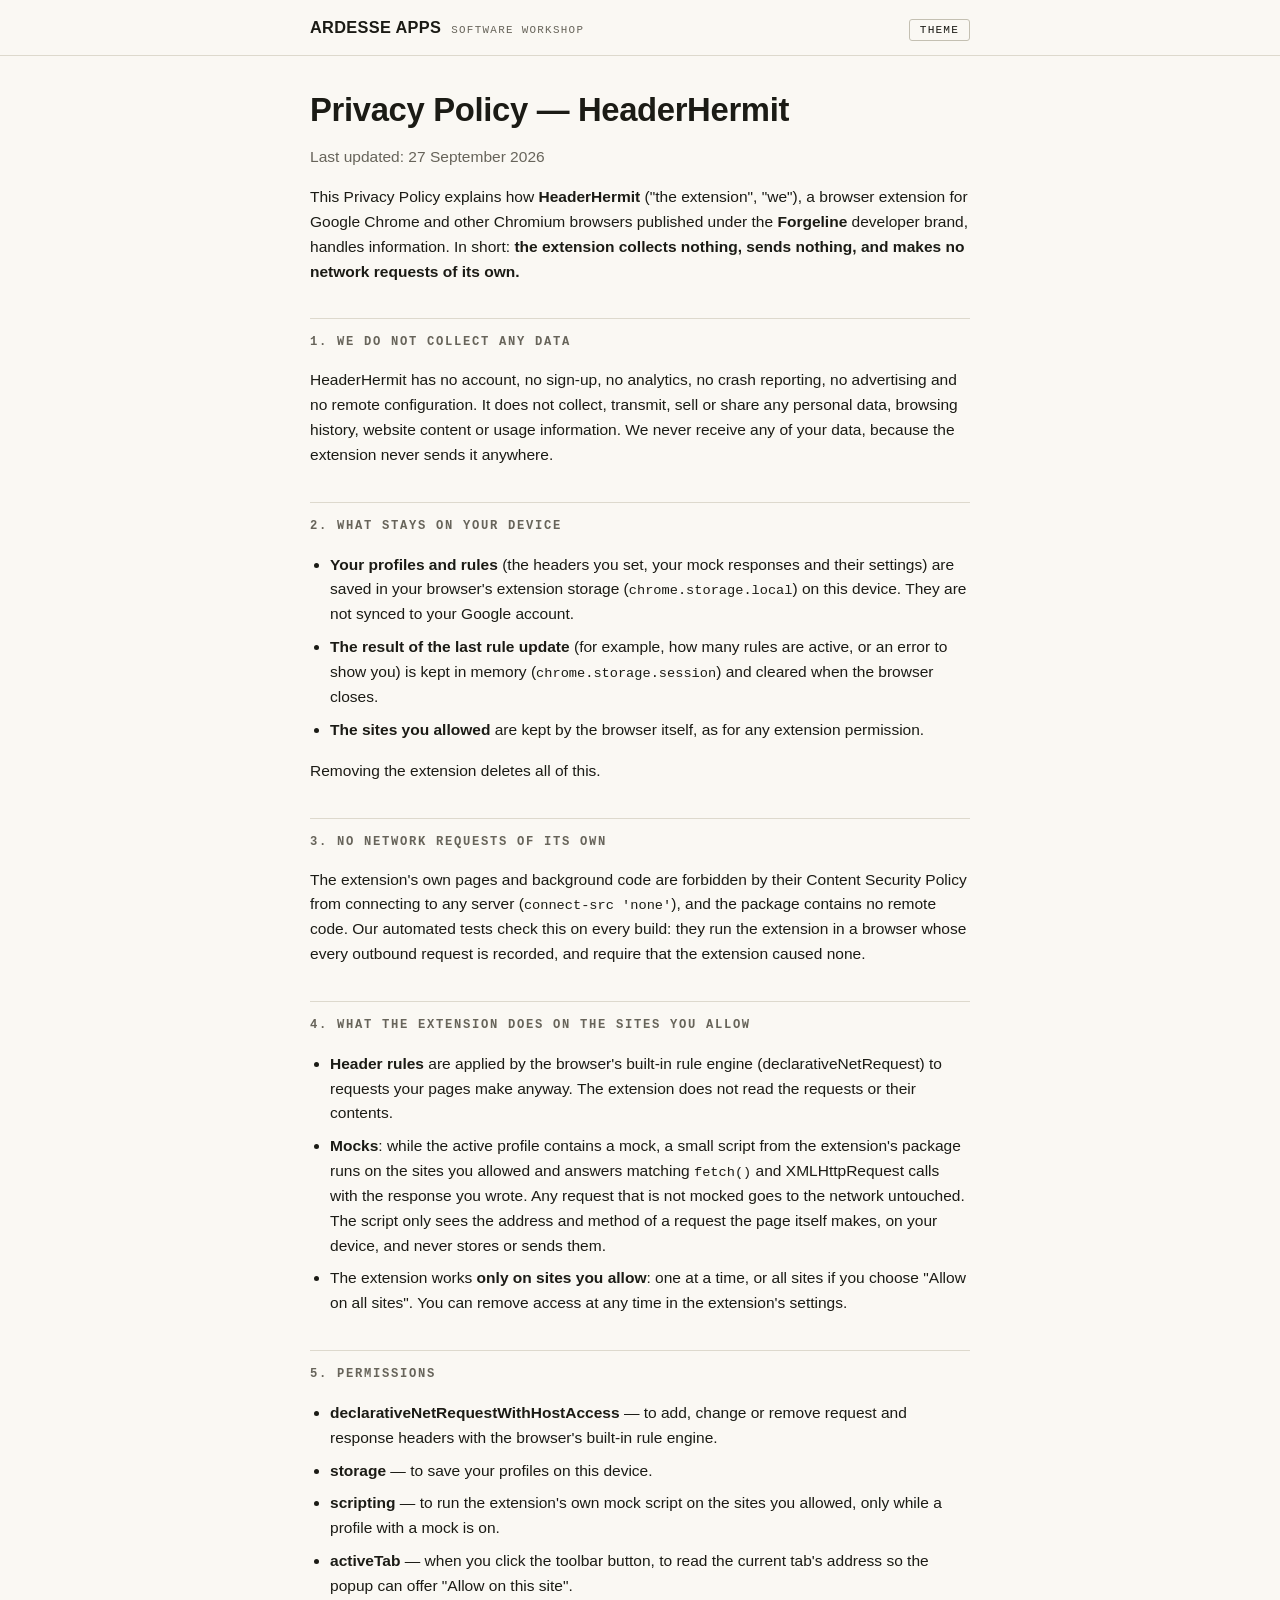
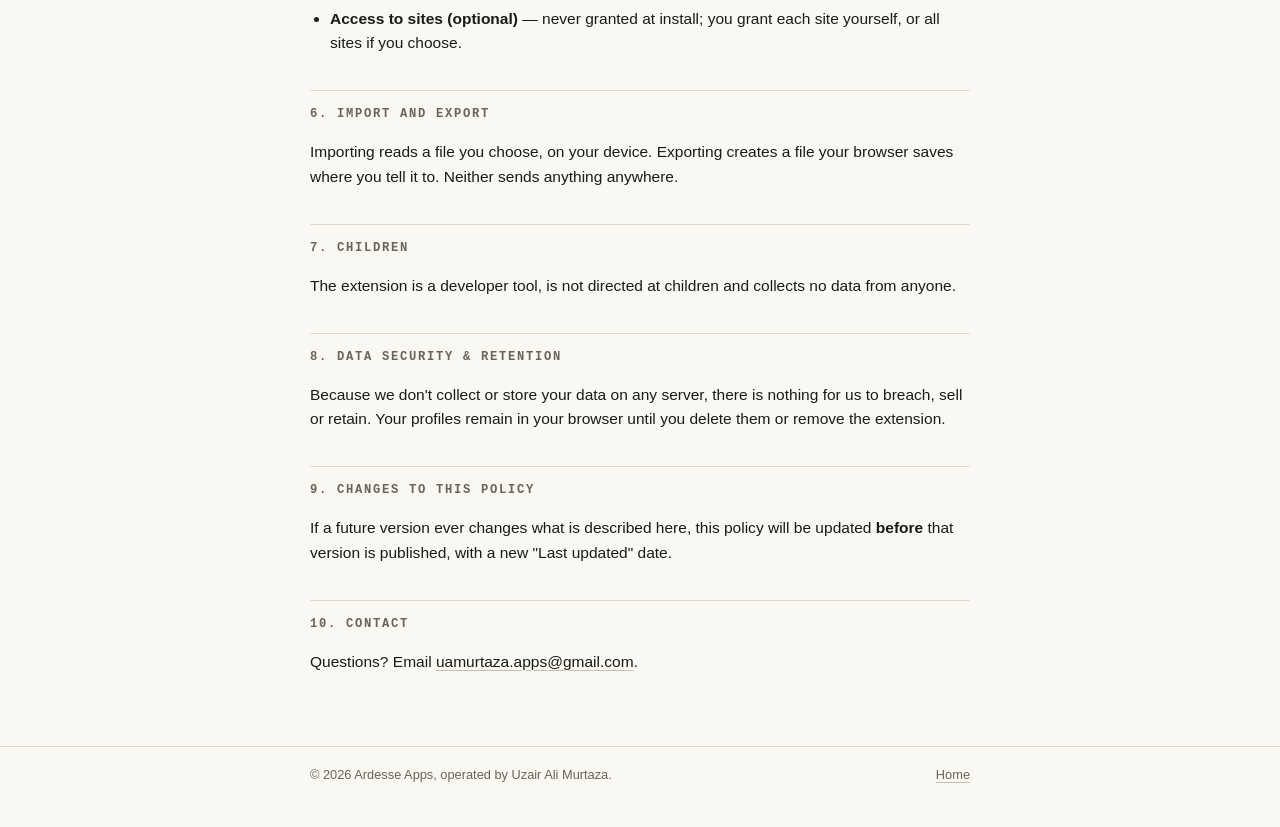
<file: headerhermit/privacy/index.html>
<!DOCTYPE html>
<html lang="en">
<head>
<meta charset="utf-8">
<meta name="viewport" content="width=device-width, initial-scale=1">
<title>HeaderHermit — Privacy Policy</title>
<meta name="description" content="Privacy policy for the HeaderHermit browser extension. No data collection, no network requests of its own, no account; your profiles stay on your device.">
<link rel="canonical" href="https://uzairalimurtaza.github.io/headerhermit/privacy/">
<link rel="icon" href="https://uzairalimurtaza.github.io/favicon.ico" sizes="32x32">
<link rel="apple-touch-icon" href="https://uzairalimurtaza.github.io/apple-touch-icon.png">
<script>
(function () {
  var saved = localStorage.getItem("theme");
  var system = window.matchMedia("(prefers-color-scheme: light)").matches ? "light" : "dark";
  document.documentElement.dataset.theme = saved || system;
})();
</script>
<link rel="stylesheet" href="../../styles.css">
</head>
<body>
<header class="mast">
  <div class="doc">
    <a class="wordmark" href="../../">Ardesse Apps<small>Software workshop</small></a>
    <div class="mast-right">
      <button class="theme-toggle" type="button" aria-label="Toggle light and dark theme">Theme</button>
    </div>
  </div>
</header>
<main class="doc">
<h1>Privacy Policy — HeaderHermit</h1>
<p class="muted">Last updated: 27 September 2026</p>

<p>This Privacy Policy explains how <strong>HeaderHermit</strong> ("the extension", "we"), a browser extension for
Google Chrome and other Chromium browsers published under the <strong>Forgeline</strong> developer brand, handles
information. In short: <strong>the extension collects nothing, sends nothing, and makes no network requests of its
own.</strong></p>

<h2>1. We do not collect any data</h2>
<p>HeaderHermit has no account, no sign-up, no analytics, no crash reporting, no advertising and no remote
configuration. It does not collect, transmit, sell or share any personal data, browsing history, website content or
usage information. We never receive any of your data, because the extension never sends it anywhere.</p>

<h2>2. What stays on your device</h2>
<ul>
  <li><strong>Your profiles and rules</strong> (the headers you set, your mock responses and their settings) are saved
      in your browser's extension storage (<code>chrome.storage.local</code>) on this device. They are not synced to
      your Google account.</li>
  <li><strong>The result of the last rule update</strong> (for example, how many rules are active, or an error to show
      you) is kept in memory (<code>chrome.storage.session</code>) and cleared when the browser closes.</li>
  <li><strong>The sites you allowed</strong> are kept by the browser itself, as for any extension permission.</li>
</ul>
<p>Removing the extension deletes all of this.</p>

<h2>3. No network requests of its own</h2>
<p>The extension's own pages and background code are forbidden by their Content Security Policy from connecting to any
server (<code>connect-src 'none'</code>), and the package contains no remote code. Our automated tests check this on
every build: they run the extension in a browser whose every outbound request is recorded, and require that the
extension caused none.</p>

<h2>4. What the extension does on the sites you allow</h2>
<ul>
  <li><strong>Header rules</strong> are applied by the browser's built-in rule engine (declarativeNetRequest) to
      requests your pages make anyway. The extension does not read the requests or their contents.</li>
  <li><strong>Mocks</strong>: while the active profile contains a mock, a small script from the extension's package
      runs on the sites you allowed and answers matching <code>fetch()</code> and XMLHttpRequest calls with the
      response you wrote. Any request that is not mocked goes to the network untouched. The script only sees the
      address and method of a request the page itself makes, on your device, and never stores or sends them.</li>
  <li>The extension works <strong>only on sites you allow</strong>: one at a time, or all sites if you choose "Allow
      on all sites". You can remove access at any time in the extension's settings.</li>
</ul>

<h2>5. Permissions</h2>
<ul>
  <li><strong>declarativeNetRequestWithHostAccess</strong> — to add, change or remove request and response headers
      with the browser's built-in rule engine.</li>
  <li><strong>storage</strong> — to save your profiles on this device.</li>
  <li><strong>scripting</strong> — to run the extension's own mock script on the sites you allowed, only while a
      profile with a mock is on.</li>
  <li><strong>activeTab</strong> — when you click the toolbar button, to read the current tab's address so the popup
      can offer "Allow on this site".</li>
  <li><strong>Access to sites (optional)</strong> — never granted at install; you grant each site yourself, or all
      sites if you choose.</li>
</ul>

<h2>6. Import and export</h2>
<p>Importing reads a file you choose, on your device. Exporting creates a file your browser saves where you tell it
to. Neither sends anything anywhere.</p>

<h2>7. Children</h2>
<p>The extension is a developer tool, is not directed at children and collects no data from anyone.</p>

<h2>8. Data security &amp; retention</h2>
<p>Because we don't collect or store your data on any server, there is nothing for us to breach, sell or retain. Your
profiles remain in your browser until you delete them or remove the extension.</p>

<h2>9. Changes to this policy</h2>
<p>If a future version ever changes what is described here, this policy will be updated <strong>before</strong> that
version is published, with a new "Last updated" date.</p>

<h2>10. Contact</h2>
<p>Questions? Email <a href="mailto:uamurtaza.apps@gmail.com">uamurtaza.apps@gmail.com</a>.</p>
</main>
<footer class="site">
  <div class="doc">
    <span>&#169; 2026 Ardesse Apps, operated by Uzair Ali Murtaza.</span>
    <a href="../../">Home</a>
  </div>
</footer>
<script>
(function () {
  var btn = document.querySelector(".theme-toggle");
  btn.addEventListener("click", function () {
    var next = document.documentElement.dataset.theme === "light" ? "dark" : "light";
    document.documentElement.dataset.theme = next;
    localStorage.setItem("theme", next);
  });
})();
</script>
</body>
</html>
</file>
<file: styles.css>
/* Forgeline — "the spec sheet" design system. Shared by every page; no build step. */

:root {
  --bg: #0f1110; --surface: #161917; --ink: #ece9e1; --muted: #a3a094;
  --hair: #2b2e2b; --hair-strong: #3c403c;
  --sm: #58c0b4; --tb: #d9a856;
  --sans: -apple-system, BlinkMacSystemFont, "Segoe UI", Roboto, "Helvetica Neue", Arial, sans-serif;
  --mono: ui-monospace, "SF Mono", SFMono-Regular, Menlo, Consolas, "Liberation Mono", monospace;
}
:root[data-theme="light"] {
  --bg: #faf8f3; --surface: #ffffff; --ink: #1b1b15; --muted: #67645a;
  --hair: #ddd9cd; --hair-strong: #c4c0b2;
  --sm: #00695c; --tb: #7d5712;
}
/* No-JS fallback: honour the system preference before the toggle script runs */
@media (prefers-color-scheme: light) {
  :root:not([data-theme]) {
    --bg: #faf8f3; --surface: #ffffff; --ink: #1b1b15; --muted: #67645a;
    --hair: #ddd9cd; --hair-strong: #c4c0b2;
    --sm: #00695c; --tb: #7d5712;
  }
}

* { box-sizing: border-box; }
html { -webkit-text-size-adjust: 100%; }
body {
  margin: 0; background: var(--bg); color: var(--ink);
  font-family: var(--sans); font-size: 16.5px; line-height: 1.6;
}
img { max-width: 100%; height: auto; display: block; }
a { color: inherit; text-decoration-thickness: 1px; text-underline-offset: 3px; }
a:hover { text-decoration-thickness: 2px; }
a:focus-visible, button:focus-visible {
  outline: 2px solid var(--ink); outline-offset: 3px; border-radius: 2px;
}
::selection { background: var(--ink); color: var(--bg); }

.wrap { max-width: 980px; margin: 0 auto; padding: 0 20px; }
.doc  { max-width: 700px; margin: 0 auto; padding: 0 20px 56px; }

/* ── Masthead ─────────────────────────────────────────────── */
.mast {
  border-bottom: 1px solid var(--hair);
}
.mast .wrap, .mast .doc {
  display: flex; align-items: baseline; justify-content: space-between;
  gap: 12px; padding-top: 14px; padding-bottom: 14px;
}
.mast .doc { padding-bottom: 14px; }
.wordmark {
  font-weight: 800; letter-spacing: 0.02em; font-size: 1.02rem;
  text-transform: uppercase; text-decoration: none; white-space: nowrap;
}
.wordmark small {
  font-family: var(--mono); font-weight: 400; font-size: 0.68rem;
  color: var(--muted); letter-spacing: 0.12em; margin-left: 10px;
}
.mast-right { display: flex; align-items: baseline; gap: 16px; }
.mast-loc {
  font-family: var(--mono); font-size: 0.68rem; letter-spacing: 0.12em;
  text-transform: uppercase; color: var(--muted);
}
.theme-toggle {
  background: none; color: var(--ink); border: 1px solid var(--hair-strong);
  border-radius: 3px; padding: 4px 10px; cursor: pointer;
  font-family: var(--mono); font-size: 0.7rem; letter-spacing: 0.1em; text-transform: uppercase;
}
.theme-toggle:hover { border-color: var(--ink); }
@media (max-width: 620px) {
  .wordmark small, .mast-loc { display: none; }
}

/* ── Spec-sheet primitives ────────────────────────────────── */
.kicker {
  font-family: var(--mono); font-size: 0.7rem; letter-spacing: 0.16em;
  text-transform: uppercase; color: var(--muted); margin: 0 0 10px;
}
.rule { border: 0; border-top: 1px solid var(--hair); margin: 0; }
.rule-strong { border: 0; border-top: 2px solid var(--ink); margin: 0; }

/* ── Hero (index) ─────────────────────────────────────────── */
.hero { padding-top: 44px; }
.hero h1 {
  font-size: clamp(2rem, 6.5vw, 3.4rem); line-height: 1.06;
  letter-spacing: -0.015em; font-weight: 800; margin: 0 0 14px; max-width: 17ch;
}
.hero .lede { color: var(--muted); font-size: 1.06rem; max-width: 52ch; margin: 0 0 34px; }
.hero .lede strong { color: var(--ink); font-weight: 600; }

.facts-strip {
  display: grid; grid-template-columns: repeat(4, 1fr);
  border-top: 2px solid var(--ink); border-bottom: 1px solid var(--hair);
  margin-bottom: 8px;
}
.facts-strip > div { padding: 14px 14px 16px; border-left: 1px solid var(--hair); }
.facts-strip > div:first-child { border-left: 0; padding-left: 0; }
.facts-strip b {
  display: block; font-size: 1.45rem; font-weight: 800;
  font-variant-numeric: tabular-nums; line-height: 1.15;
}
.facts-strip span {
  font-family: var(--mono); font-size: 0.64rem; letter-spacing: 0.13em;
  text-transform: uppercase; color: var(--muted);
}
@media (max-width: 560px) {
  .facts-strip { grid-template-columns: 1fr 1fr; }
  .facts-strip > div:nth-child(3) { border-left: 0; padding-left: 0; }
  .facts-strip > div:nth-child(n+3) { border-top: 1px solid var(--hair); }
}

/* ── App sections (index) ─────────────────────────────────── */
.app { padding-top: 46px; padding-bottom: 10px; }
.app-head { display: flex; align-items: center; gap: 16px; margin: 18px 0 6px; }
.app-head img { width: 64px; height: 64px; border-radius: 14px; border: 1px solid var(--hair); flex-shrink: 0; }
.app-head > div { min-width: 0; }
.app-head h2 { font-size: clamp(1.4rem, 4vw, 1.9rem); letter-spacing: -0.01em; font-weight: 800; margin: 0; line-height: 1.15; }
.app-head .sub { color: var(--muted); font-size: 0.95rem; margin: 2px 0 0; }
.app .claim { max-width: 58ch; margin: 14px 0 22px; }

.accent-sm { color: var(--sm); }
.accent-tb { color: var(--tb); }

.shots {
  display: flex; gap: 12px; overflow-x: auto; padding: 4px 2px 14px;
  scroll-snap-type: x proximity; -webkit-overflow-scrolling: touch;
  scrollbar-width: thin; scrollbar-color: var(--hair-strong) transparent;
}
.shots img {
  height: auto; width: 216px; flex: 0 0 auto; scroll-snap-align: start;
  border: 1px solid var(--hair); border-radius: 10px; background: var(--surface);
}
@media (max-width: 560px) { .shots img { width: 186px; } }

.spec { margin: 16px 0 0; }
.spec-grid { display: grid; grid-template-columns: 1fr 1fr; gap: 0 40px; }
@media (max-width: 720px) { .spec-grid { grid-template-columns: 1fr; } }
.spec dl { margin: 0; }
.spec .row {
  display: grid; grid-template-columns: 42% minmax(0, 1fr); gap: 12px;
  padding: 8px 0; border-bottom: 1px solid var(--hair);
}
.spec dt {
  font-family: var(--mono); font-size: 0.66rem; letter-spacing: 0.13em;
  text-transform: uppercase; color: var(--muted); padding-top: 3px;
}
.spec dd { margin: 0; font-size: 0.93rem; overflow-wrap: anywhere; }
.spec dd .arabic { font-size: 1.05em; }

.footnote {
  display: grid; grid-template-columns: auto 1fr; gap: 10px;
  margin: 18px 0 0; color: var(--muted); font-size: 0.87rem; max-width: 62ch;
}
.footnote .mark { font-family: var(--mono); }

.app-actions { display: flex; flex-wrap: wrap; gap: 10px 14px; margin: 24px 0 6px; align-items: center; }
.btn {
  display: inline-block; text-decoration: none;
  font-family: var(--mono); font-size: 0.74rem; letter-spacing: 0.1em; text-transform: uppercase;
  padding: 10px 16px; border-radius: 3px; border: 1px solid var(--ink);
}
.btn-solid { background: var(--ink); color: var(--bg); }
.btn-solid:hover { background: var(--bg); color: var(--ink); }
.btn-ghost { color: var(--ink); border-color: var(--hair-strong); }
.btn-ghost:hover { border-color: var(--ink); }
.app-actions .quiet { font-size: 0.85rem; color: var(--muted); }

/* ── Principles / clauses ─────────────────────────────────── */
.clauses { display: grid; grid-template-columns: repeat(3, 1fr); gap: 28px; padding: 20px 0 8px; }
@media (max-width: 720px) { .clauses { grid-template-columns: 1fr; gap: 20px; } }
.clause .num {
  font-family: var(--mono); font-size: 0.7rem; letter-spacing: 0.14em; color: var(--muted);
  display: block; border-top: 1px solid var(--hair-strong); padding-top: 10px; margin-bottom: 8px;
}
.clause h3 { margin: 0 0 6px; font-size: 1.02rem; font-weight: 700; }
.clause p { margin: 0; color: var(--muted); font-size: 0.92rem; }

/* ── Maker / footer ───────────────────────────────────────── */
.maker { padding-top: 10px; padding-bottom: 26px; }
.maker p { max-width: 60ch; margin: 14px 0; }
.maker .contact-line { font-family: var(--mono); font-size: 0.82rem; }
.maker .contact-line a { color: var(--ink); }

footer.site {
  border-top: 1px solid var(--hair); color: var(--muted); font-size: 0.8rem;
}
footer.site .wrap, footer.site .doc {
  display: flex; flex-wrap: wrap; gap: 6px 22px; justify-content: space-between;
  padding-top: 18px; padding-bottom: 42px;
}
footer.site a { color: var(--muted); }

/* ── Document pages (product + privacy) ───────────────────── */
.doc-title { padding-top: 36px; }
.doc h1 { font-size: clamp(1.5rem, 5vw, 2.05rem); font-weight: 800; letter-spacing: -0.01em; line-height: 1.2; margin: 34px 0 8px; }
.doc-title h1 { font-size: clamp(1.6rem, 5vw, 2.2rem); letter-spacing: -0.01em; font-weight: 800; line-height: 1.15; margin: 8px 0 6px; }
.doc-title .muted, .doc .muted { color: var(--muted); }
.doc h2 {
  font-family: var(--mono); font-size: 0.76rem; letter-spacing: 0.14em; text-transform: uppercase;
  color: var(--muted); border-top: 1px solid var(--hair); padding-top: 14px; margin: 34px 0 12px;
}
.doc p, .doc li { font-size: 0.97rem; }
.doc ul { padding-left: 20px; }
.doc li { margin-bottom: 8px; }
.doc code { font-family: var(--mono); font-size: 0.88em; }
.doc a { text-decoration-color: var(--hair-strong); }
.doc a:hover { text-decoration-color: var(--ink); }
.doc dl.facts {
  display: grid; grid-template-columns: max-content 1fr; gap: 0 18px;
  border-top: 2px solid var(--ink); margin: 26px 0; padding: 0;
}
.doc dl.facts dt {
  font-family: var(--mono); font-size: 0.66rem; letter-spacing: 0.13em; text-transform: uppercase;
  color: var(--muted); padding: 9px 0; border-bottom: 1px solid var(--hair);
}
.doc dl.facts dd { margin: 0; padding: 7px 0; border-bottom: 1px solid var(--hair); font-size: 0.93rem; overflow-wrap: anywhere; }
.doc .shots { margin-top: 8px; }
.doc .wide-shot { border: 1px solid var(--hair); border-radius: 10px; margin: 8px 0; }

/* ── Motion & print ───────────────────────────────────────── */
@media (prefers-reduced-motion: no-preference) {
  html { scroll-behavior: smooth; }
  .btn, .theme-toggle { transition: background 120ms ease, color 120ms ease, border-color 120ms ease; }
}
</file>
